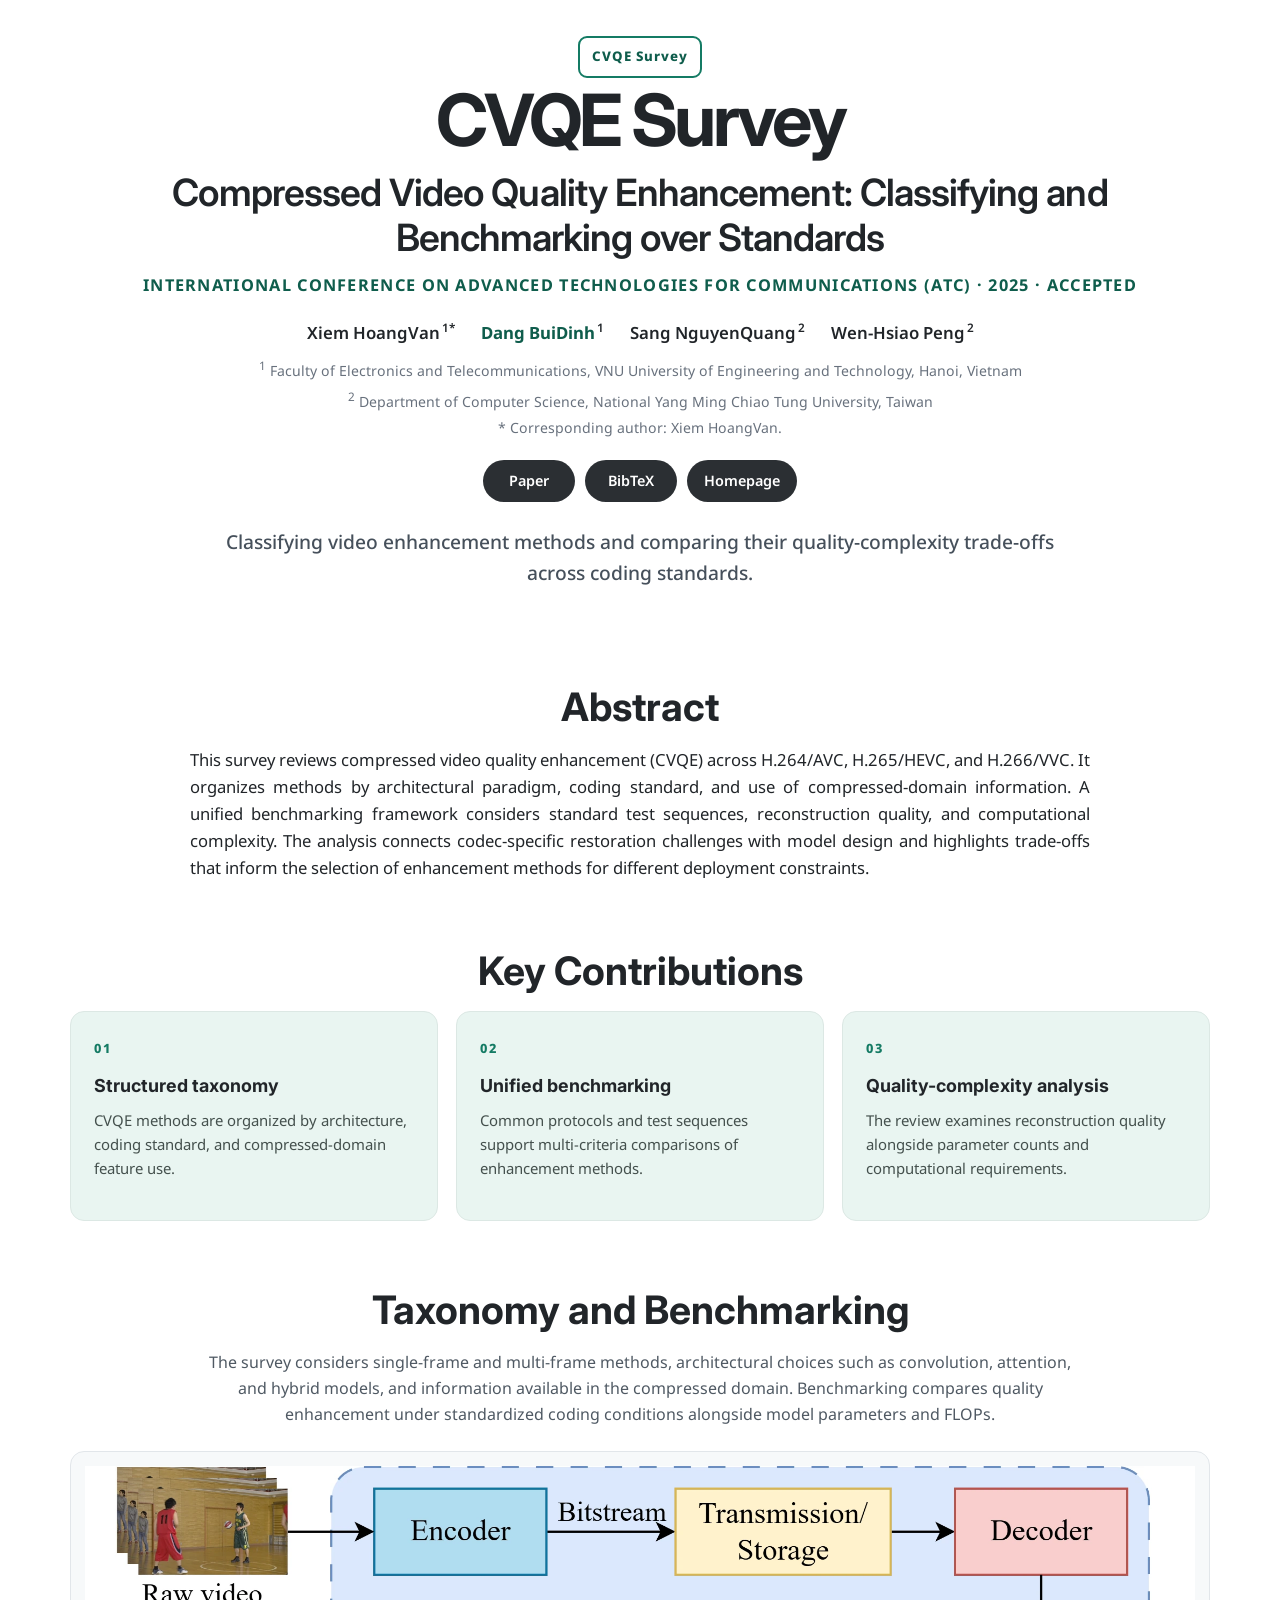
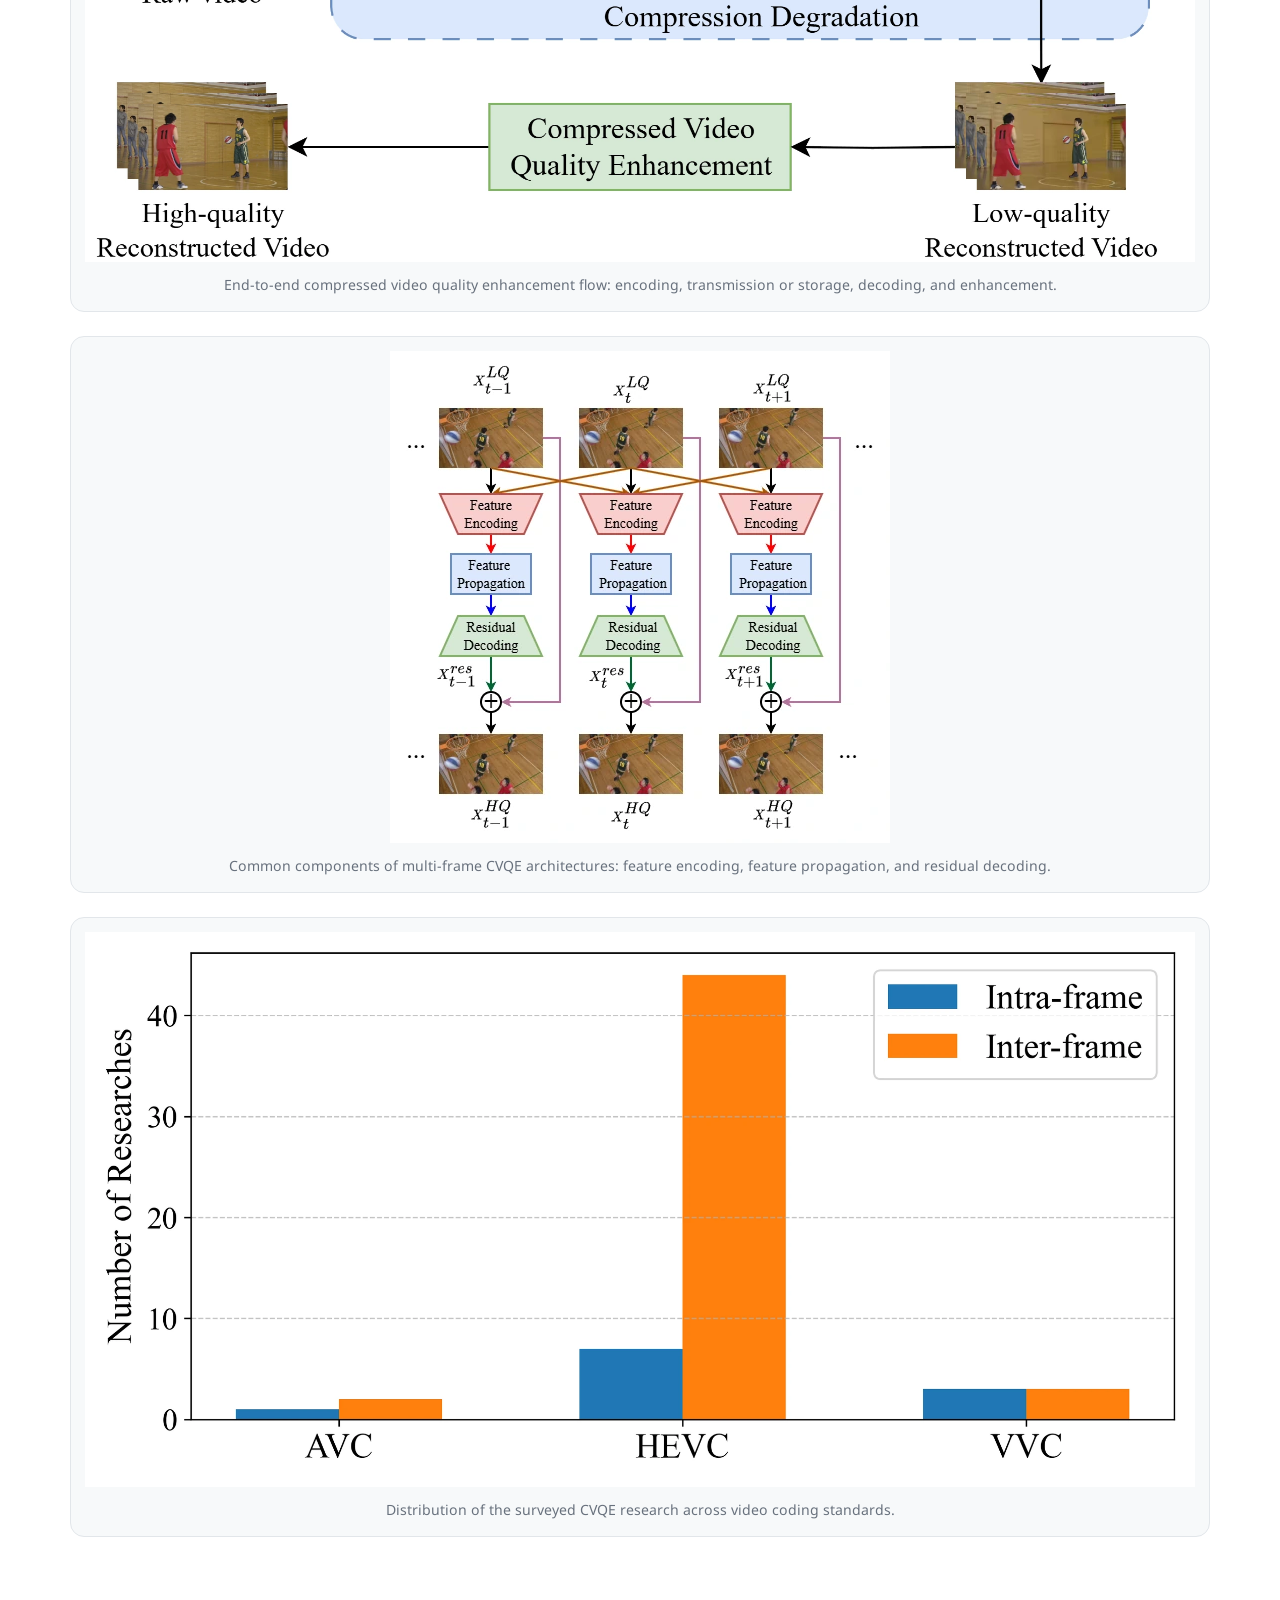
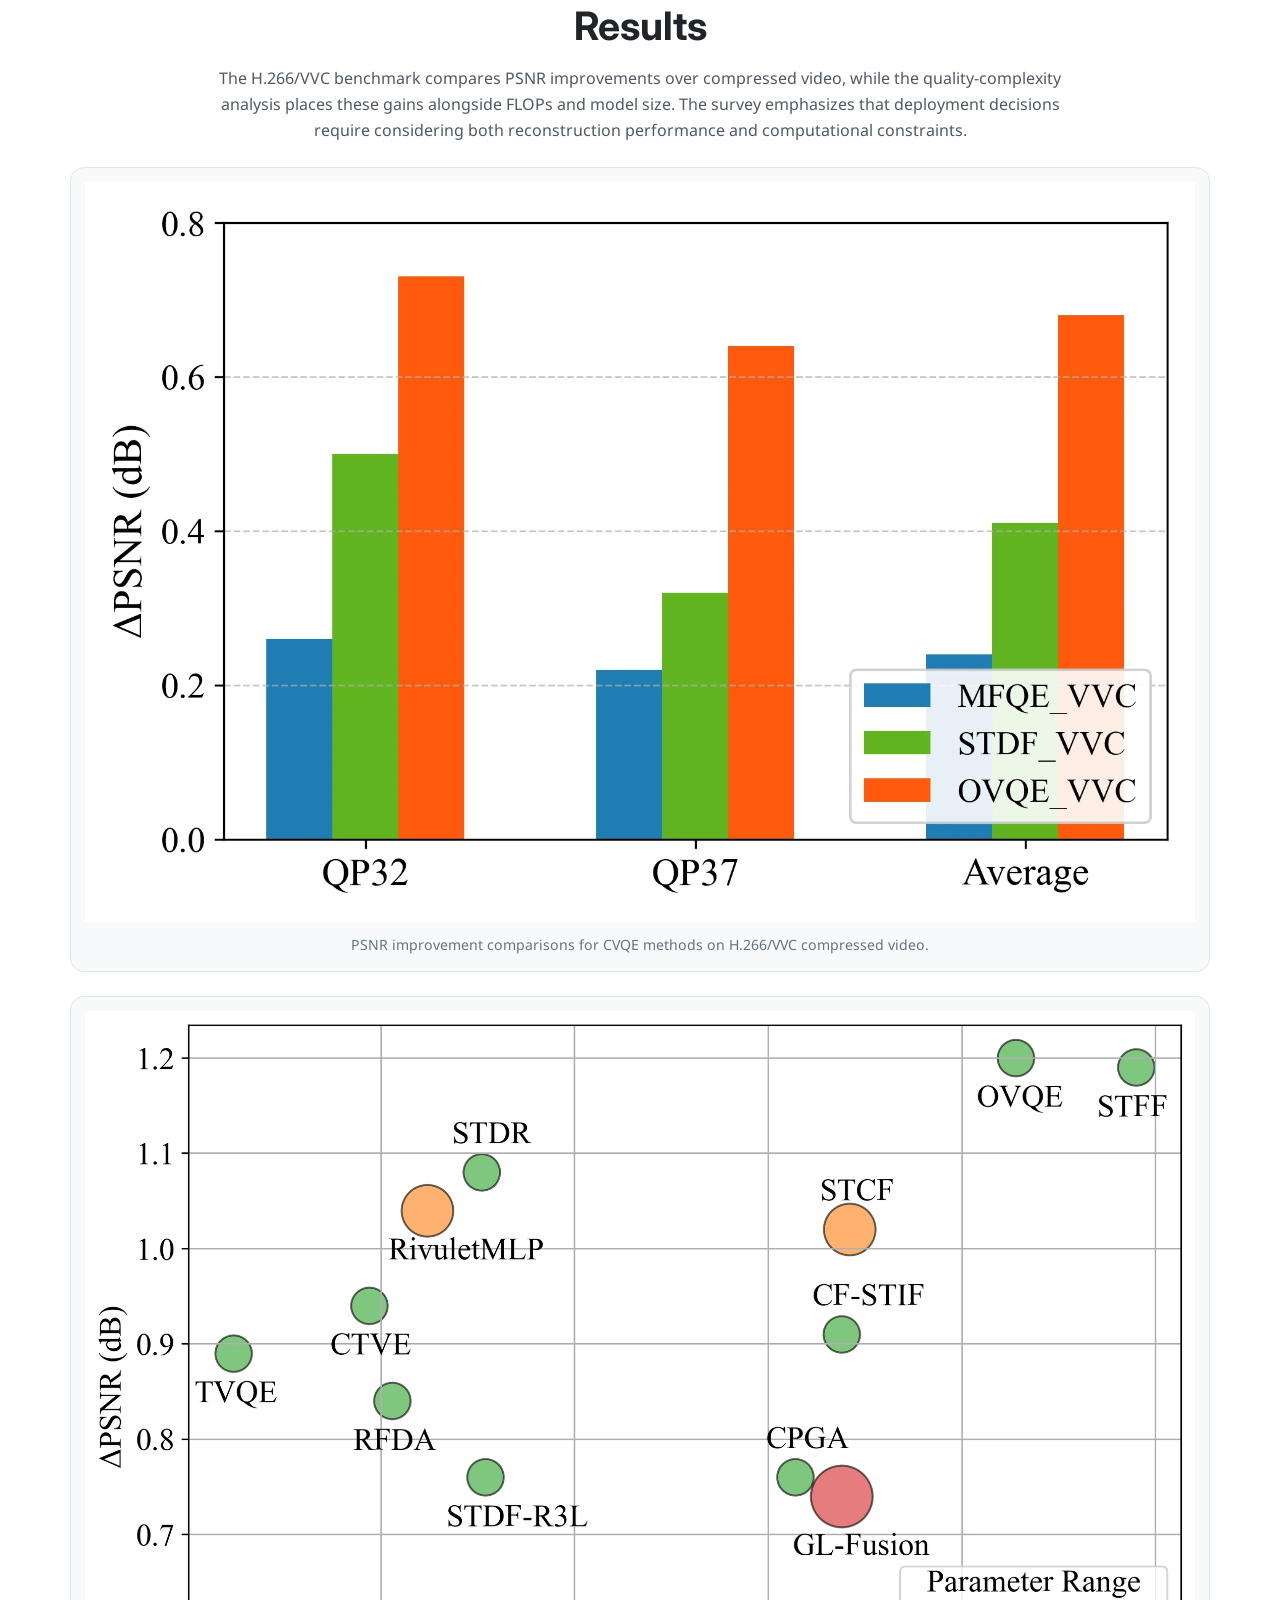
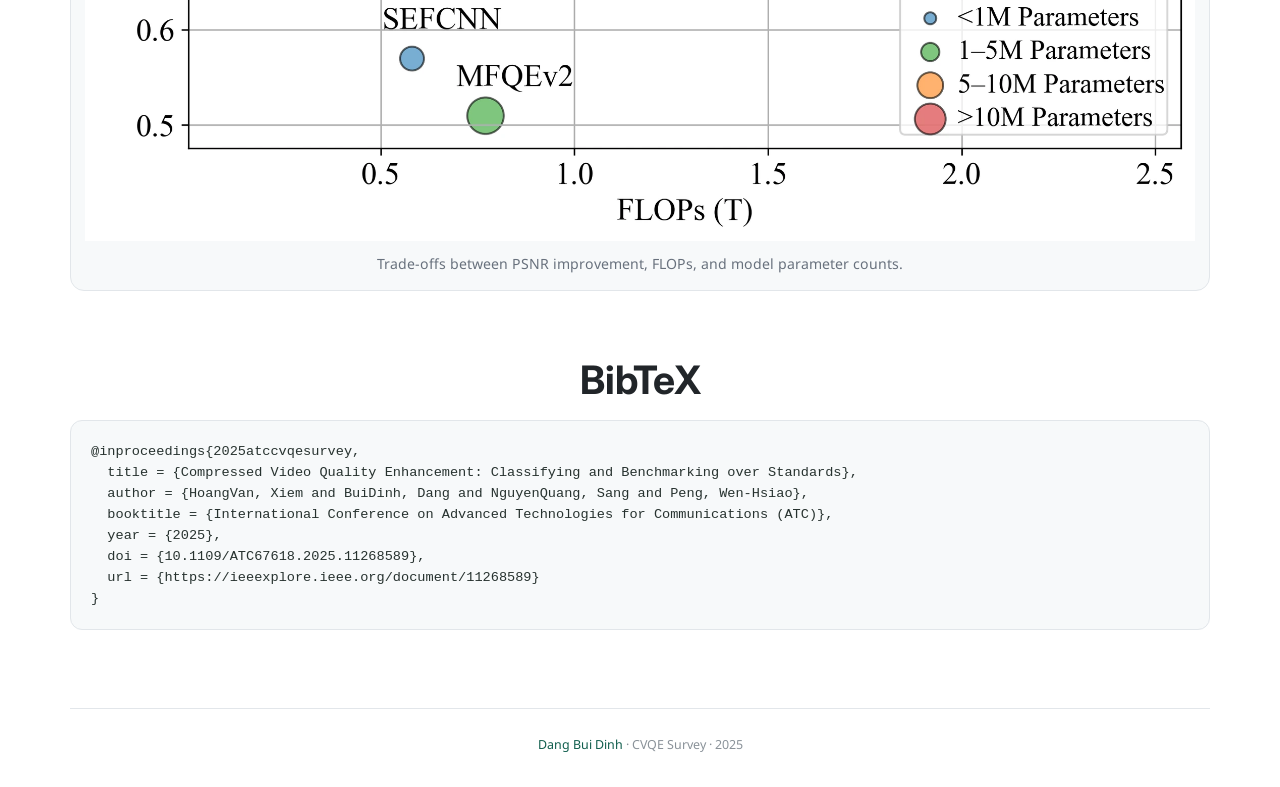
<file: research/2025_ATC_cvqe_survey/index.html>
<!DOCTYPE html>
<html lang="en">
<head>
  <meta charset="utf-8">
  <meta name="viewport" content="width=device-width, initial-scale=1">
  <meta name="description" content="Classifying video enhancement methods and comparing their quality-complexity trade-offs across coding standards.">
  <meta name="author" content="Xiem HoangVan, Dang BuiDinh, Sang NguyenQuang, Wen-Hsiao Peng">
  <meta name="theme-color" content="#ffffff">
  <meta property="og:type" content="website">
  <meta property="og:title" content="Compressed Video Quality Enhancement: Classifying and Benchmarking over Standards">
  <meta property="og:description" content="Classifying video enhancement methods and comparing their quality-complexity trade-offs across coding standards.">
  <meta property="og:url" content="https://dangdinh17.github.io/research/2025_ATC_cvqe_survey/">
  <meta property="og:image" content="https://dangdinh17.github.io/research/2025_ATC_cvqe_survey/images/flow_diagram.webp">
  <meta property="og:image:alt" content="End-to-end compressed video quality enhancement flow: encoding, transmission or storage, decoding, and enhancement.">
  <title>CVQE Survey | Project Page</title>
  <link rel="canonical" href="https://dangdinh17.github.io/research/2025_ATC_cvqe_survey/">
  <link rel="icon" href="../../assets/favicon.ico">
  <link rel="preconnect" href="https://fonts.googleapis.com">
  <link rel="preconnect" href="https://fonts.gstatic.com" crossorigin>
  <link href="https://fonts.googleapis.com/css2?family=Inter:wght@400;500;600;700&amp;family=Noto+Sans:wght@400;500;600;700&amp;display=swap" rel="stylesheet">
  <link rel="stylesheet" href="style.css?v=2">
</head>
<body>
  <a class="skip-link" href="#content">Skip to main content</a>
  <main id="content">
    <header class="project-hero">
      <div class="project-mark" aria-hidden="true">CVQE Survey</div>
      <h1>CVQE Survey</h1>
      <p class="subtitle">Compressed Video Quality Enhancement: Classifying and Benchmarking over Standards</p>
      <p class="venue">International Conference on Advanced Technologies for Communications (ATC) · 2025 · Accepted</p>
      <div class="authors" aria-label="Authors">
        <span>Xiem HoangVan<sup>1*</sup></span>
        <span><a href="../../"><strong>Dang BuiDinh</strong></a><sup>1</sup></span>
        <span>Sang NguyenQuang<sup>2</sup></span>
        <span>Wen-Hsiao Peng<sup>2</sup></span>
      </div>
      <div class="affiliations">
        <p><sup>1</sup> Faculty of Electronics and Telecommunications, VNU University of Engineering and Technology, Hanoi, Vietnam</p>
        <p><sup>2</sup> Department of Computer Science, National Yang Ming Chiao Tung University, Taiwan</p>
        <p>* Corresponding author: Xiem HoangVan.</p>
      </div>
      <nav class="project-links" aria-label="Project resources">
        <a href="https://ieeexplore.ieee.org/document/11268589">Paper</a>
        <a href="#bibtex">BibTeX</a>
        <a href="../../">Homepage</a>
      </nav>
      <p class="tagline">Classifying video enhancement methods and comparing their quality-complexity trade-offs across coding standards.</p>
    </header>
    <section class="content-section" aria-labelledby="abstract-title">
      <h2 id="abstract-title">Abstract</h2>
      <p>This survey reviews compressed video quality enhancement (CVQE) across H.264/AVC, H.265/HEVC, and H.266/VVC. It organizes methods by architectural paradigm, coding standard, and use of compressed-domain information. A unified benchmarking framework considers standard test sequences, reconstruction quality, and computational complexity. The analysis connects codec-specific restoration challenges with model design and highlights trade-offs that inform the selection of enhancement methods for different deployment constraints.</p>
    </section>
    <section class="content-section" aria-labelledby="contributions-title">
      <h2 id="contributions-title">Key Contributions</h2>
      <div class="contribution-grid">
        <article>
          <span>01</span>
          <h3>Structured taxonomy</h3>
          <p>CVQE methods are organized by architecture, coding standard, and compressed-domain feature use.</p>
        </article>
        <article>
          <span>02</span>
          <h3>Unified benchmarking</h3>
          <p>Common protocols and test sequences support multi-criteria comparisons of enhancement methods.</p>
        </article>
        <article>
          <span>03</span>
          <h3>Quality-complexity analysis</h3>
          <p>The review examines reconstruction quality alongside parameter counts and computational requirements.</p>
        </article>
      </div>
    </section>
    <section class="content-section" aria-labelledby="method-title">
      <h2 id="method-title">Taxonomy and Benchmarking</h2>
      <p class="section-intro">The survey considers single-frame and multi-frame methods, architectural choices such as convolution, attention, and hybrid models, and information available in the compressed domain. Benchmarking compares quality enhancement under standardized coding conditions alongside model parameters and FLOPs.</p>
      <figure class="wide-figure">
        <a href="images/flow_diagram.webp" aria-label="View full-size figure: End-to-end compressed video quality enhancement flow: encoding, transmission or storage, decoding, and enhancement.">
          <img src="images/flow_diagram.webp" alt="End-to-end compressed video quality enhancement flow: encoding, transmission or storage, decoding, and enhancement." width="2064" height="736" loading="lazy" decoding="async">
        </a>
        <figcaption>End-to-end compressed video quality enhancement flow: encoding, transmission or storage, decoding, and enhancement.</figcaption>
      </figure>
      <figure class="wide-figure">
        <a href="images/overall.webp" aria-label="View full-size figure: Common components of multi-frame CVQE architectures: feature encoding, feature propagation, and residual decoding.">
          <img src="images/overall.webp" alt="Common components of multi-frame CVQE architectures: feature encoding, feature propagation, and residual decoding." width="500" height="492" loading="lazy" decoding="async">
        </a>
        <figcaption>Common components of multi-frame CVQE architectures: feature encoding, feature propagation, and residual decoding.</figcaption>
      </figure>
      <figure class="wide-figure">
        <a href="images/survey_over_codec.webp" aria-label="View full-size figure: Distribution of the surveyed CVQE research across video coding standards.">
          <img src="images/survey_over_codec.webp" alt="Distribution of the surveyed CVQE research across video coding standards." width="2200" height="1100" loading="lazy" decoding="async">
        </a>
        <figcaption>Distribution of the surveyed CVQE research across video coding standards.</figcaption>
      </figure>
    </section>
    <section class="content-section" aria-labelledby="results-title">
      <h2 id="results-title">Results</h2>
      <p class="section-intro">The H.266/VVC benchmark compares PSNR improvements over compressed video, while the quality-complexity analysis places these gains alongside FLOPs and model size. The survey emphasizes that deployment decisions require considering both reconstruction performance and computational constraints.</p>
      <figure class="wide-figure">
        <a href="images/vvc_results.webp" aria-label="View full-size figure: PSNR improvement comparisons for CVQE methods on H.266/VVC compressed video.">
          <img src="images/vvc_results.webp" alt="PSNR improvement comparisons for CVQE methods on H.266/VVC compressed video." width="1800" height="1200" loading="lazy" decoding="async">
        </a>
        <figcaption>PSNR improvement comparisons for CVQE methods on H.266/VVC compressed video.</figcaption>
      </figure>
      <figure class="wide-figure">
        <a href="images/psnr_params_flops.webp" aria-label="View full-size figure: Trade-offs between PSNR improvement, FLOPs, and model parameter counts.">
          <img src="images/psnr_params_flops.webp" alt="Trade-offs between PSNR improvement, FLOPs, and model parameter counts." width="2200" height="1644" loading="lazy" decoding="async">
        </a>
        <figcaption>Trade-offs between PSNR improvement, FLOPs, and model parameter counts.</figcaption>
      </figure>
    </section>
    <section id="bibtex" class="content-section" aria-labelledby="bibtex-title">
      <h2 id="bibtex-title">BibTeX</h2>
      <pre><code>@inproceedings{2025atccvqesurvey,
  title = {Compressed Video Quality Enhancement: Classifying and Benchmarking over Standards},
  author = {HoangVan, Xiem and BuiDinh, Dang and NguyenQuang, Sang and Peng, Wen-Hsiao},
  booktitle = {International Conference on Advanced Technologies for Communications (ATC)},
  year = {2025},
  doi = {10.1109/ATC67618.2025.11268589},
  url = {https://ieeexplore.ieee.org/document/11268589}
}</code></pre>
    </section>
  </main>
  <footer>
    <p><a href="../../">Dang Bui Dinh</a> · CVQE Survey · 2025</p>
  </footer>
</body>
</html>
</file>
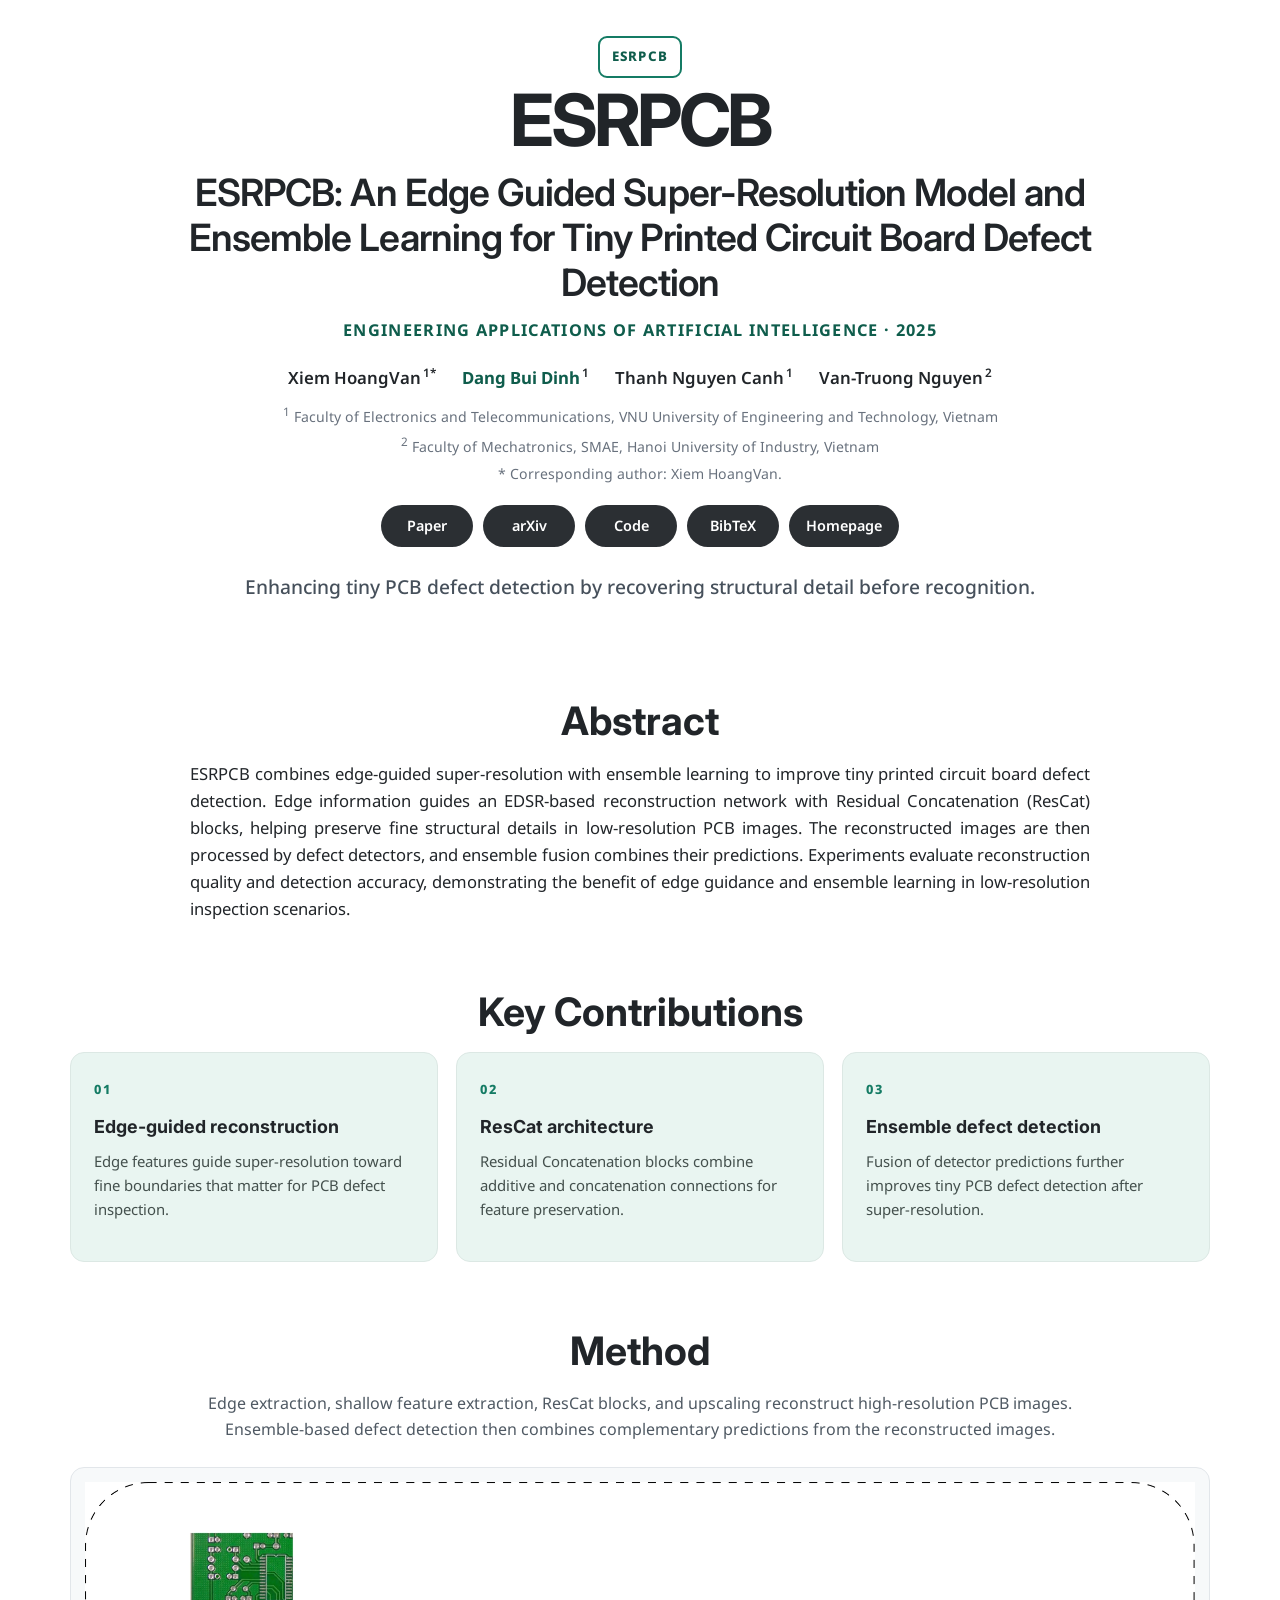
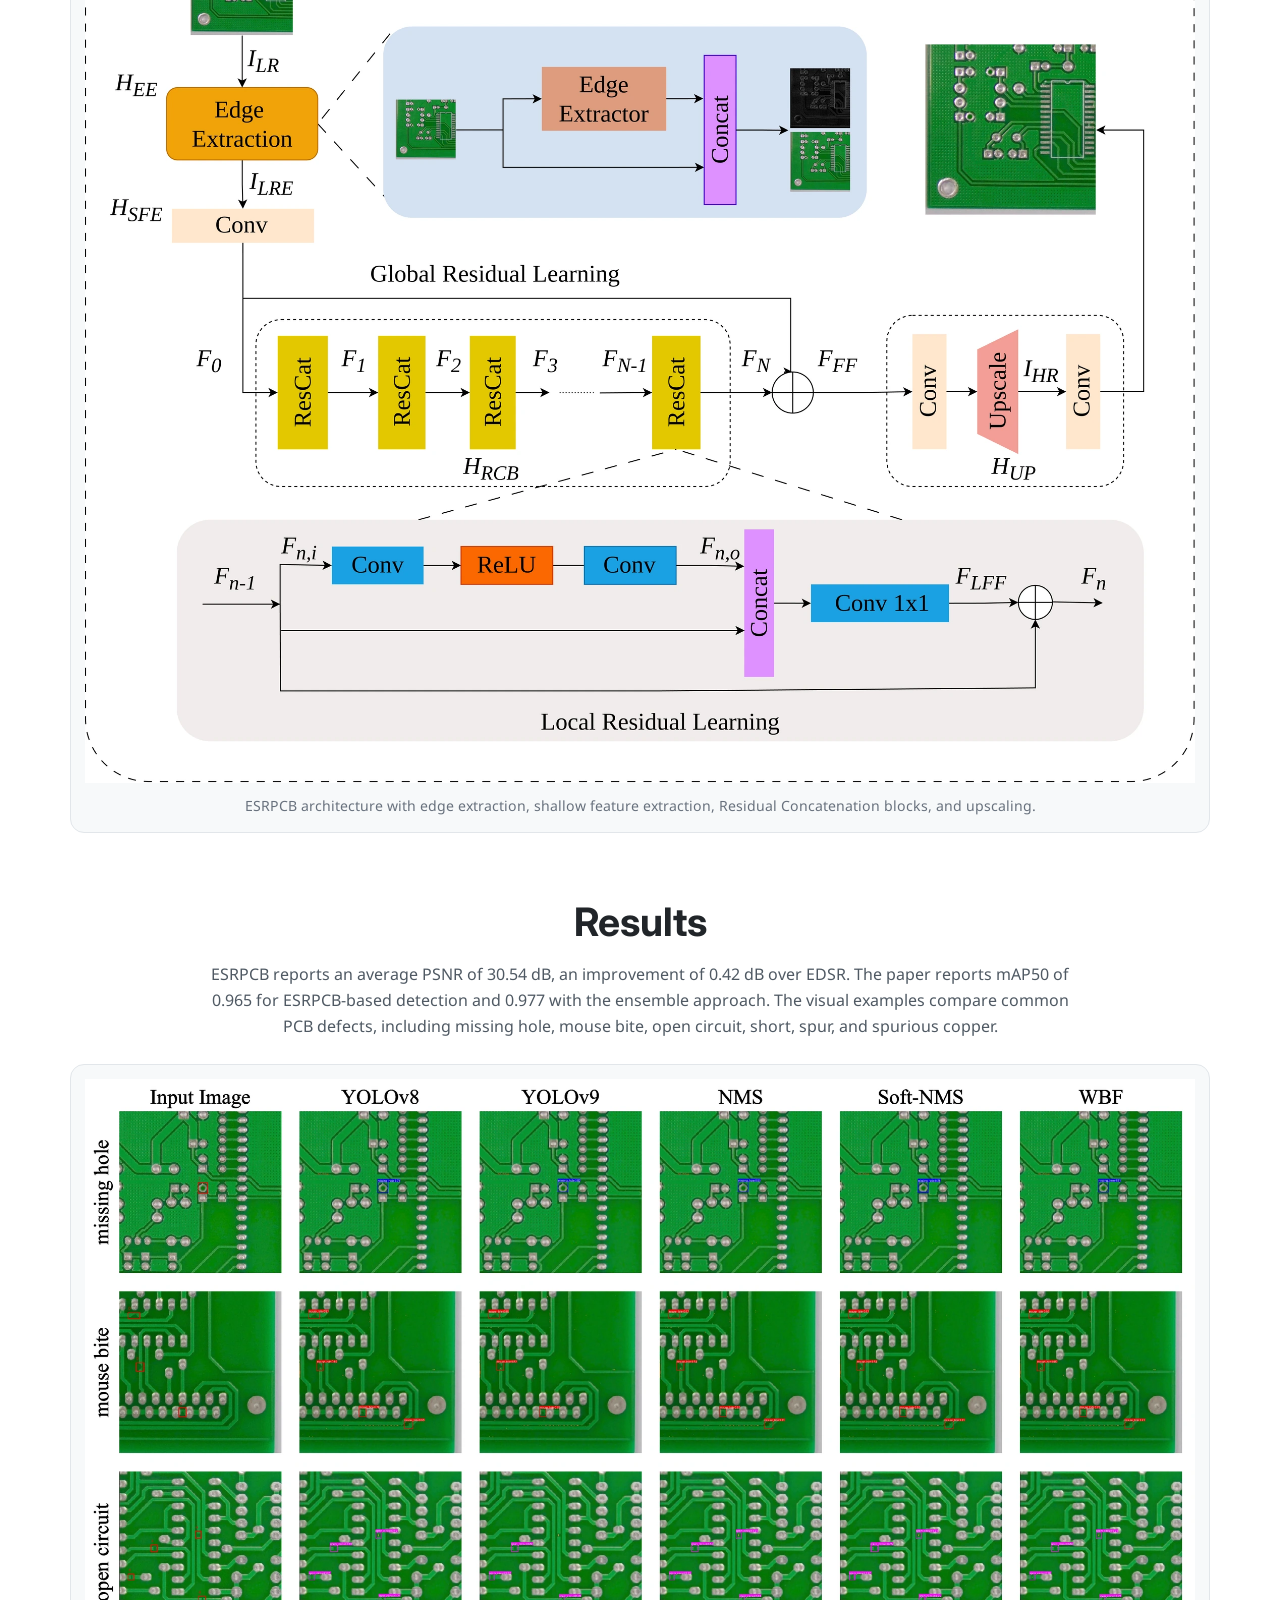
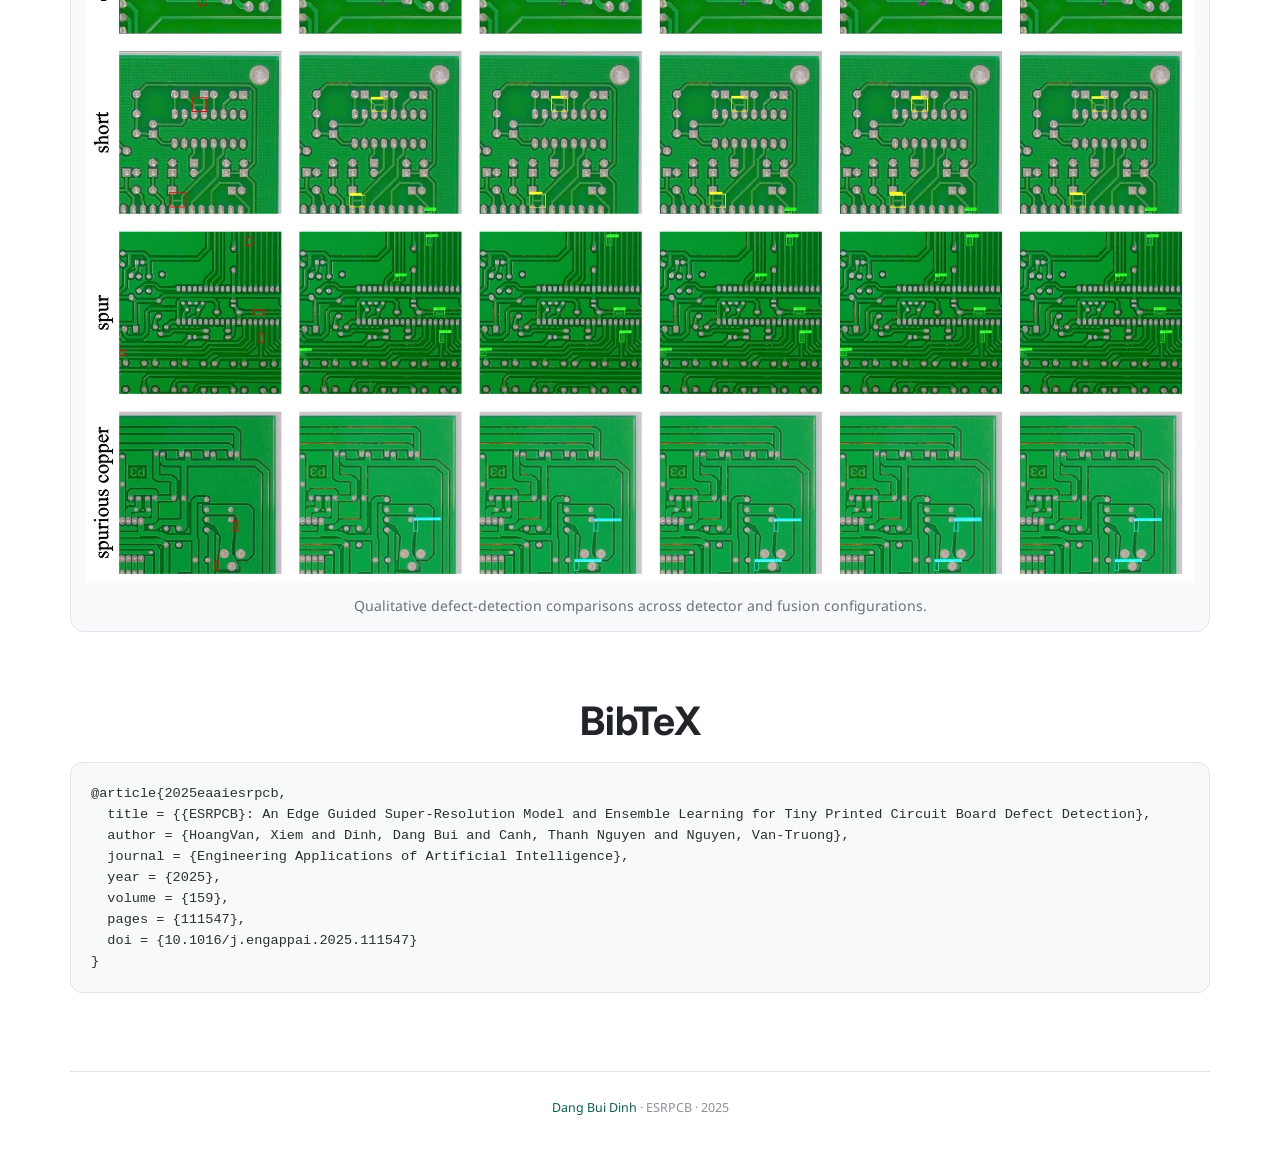
<file: research/2025_EAAI_esrpcb/index.html>
<!DOCTYPE html>
<html lang="en">
<head>
  <meta charset="utf-8">
  <meta name="viewport" content="width=device-width, initial-scale=1">
  <meta name="description" content="Enhancing tiny PCB defect detection by recovering structural detail before recognition.">
  <meta name="author" content="Xiem HoangVan, Dang Bui Dinh, Thanh Nguyen Canh, Van-Truong Nguyen">
  <meta name="theme-color" content="#ffffff">
  <meta property="og:type" content="website">
  <meta property="og:title" content="ESRPCB: An Edge Guided Super-Resolution Model and Ensemble Learning for Tiny Printed Circuit Board Defect Detection">
  <meta property="og:description" content="Enhancing tiny PCB defect detection by recovering structural detail before recognition.">
  <meta property="og:url" content="https://dangdinh17.github.io/research/2025_EAAI_esrpcb/">
  <meta property="og:image" content="https://dangdinh17.github.io/research/2025_EAAI_esrpcb/images/esrpcb_model.webp">
  <meta property="og:image:alt" content="ESRPCB architecture with edge extraction, shallow feature extraction, Residual Concatenation blocks, and upscaling.">
  <title>ESRPCB | Project Page</title>
  <link rel="canonical" href="https://dangdinh17.github.io/research/2025_EAAI_esrpcb/">
  <link rel="icon" href="../../assets/favicon.ico">
  <link rel="preconnect" href="https://fonts.googleapis.com">
  <link rel="preconnect" href="https://fonts.gstatic.com" crossorigin>
  <link href="https://fonts.googleapis.com/css2?family=Inter:wght@400;500;600;700&amp;family=Noto+Sans:wght@400;500;600;700&amp;display=swap" rel="stylesheet">
  <link rel="stylesheet" href="style.css?v=2">
</head>
<body>
  <a class="skip-link" href="#content">Skip to main content</a>
  <main id="content">
    <header class="project-hero">
      <div class="project-mark" aria-hidden="true">ESRPCB</div>
      <h1>ESRPCB</h1>
      <p class="subtitle">ESRPCB: An Edge Guided Super-Resolution Model and Ensemble Learning for Tiny Printed Circuit Board Defect Detection</p>
      <p class="venue">Engineering Applications of Artificial Intelligence · 2025</p>
      <div class="authors" aria-label="Authors">
        <span>Xiem HoangVan<sup>1*</sup></span>
        <span><a href="../../"><strong>Dang Bui Dinh</strong></a><sup>1</sup></span>
        <span>Thanh Nguyen Canh<sup>1</sup></span>
        <span>Van-Truong Nguyen<sup>2</sup></span>
      </div>
      <div class="affiliations">
        <p><sup>1</sup> Faculty of Electronics and Telecommunications, VNU University of Engineering and Technology, Vietnam</p>
        <p><sup>2</sup> Faculty of Mechatronics, SMAE, Hanoi University of Industry, Vietnam</p>
        <p>* Corresponding author: Xiem HoangVan.</p>
      </div>
      <nav class="project-links" aria-label="Project resources">
        <a href="https://doi.org/10.1016/j.engappai.2025.111547">Paper</a>
        <a href="https://arxiv.org/abs/2506.13476">arXiv</a>
        <a href="https://github.com/dangdinh17/ESRPCB">Code</a>
        <a href="#bibtex">BibTeX</a>
        <a href="../../">Homepage</a>
      </nav>
      <p class="tagline">Enhancing tiny PCB defect detection by recovering structural detail before recognition.</p>
    </header>
    <section class="content-section" aria-labelledby="abstract-title">
      <h2 id="abstract-title">Abstract</h2>
      <p>ESRPCB combines edge-guided super-resolution with ensemble learning to improve tiny printed circuit board defect detection. Edge information guides an EDSR-based reconstruction network with Residual Concatenation (ResCat) blocks, helping preserve fine structural details in low-resolution PCB images. The reconstructed images are then processed by defect detectors, and ensemble fusion combines their predictions. Experiments evaluate reconstruction quality and detection accuracy, demonstrating the benefit of edge guidance and ensemble learning in low-resolution inspection scenarios.</p>
    </section>
    <section class="content-section" aria-labelledby="contributions-title">
      <h2 id="contributions-title">Key Contributions</h2>
      <div class="contribution-grid">
        <article>
          <span>01</span>
          <h3>Edge-guided reconstruction</h3>
          <p>Edge features guide super-resolution toward fine boundaries that matter for PCB defect inspection.</p>
        </article>
        <article>
          <span>02</span>
          <h3>ResCat architecture</h3>
          <p>Residual Concatenation blocks combine additive and concatenation connections for feature preservation.</p>
        </article>
        <article>
          <span>03</span>
          <h3>Ensemble defect detection</h3>
          <p>Fusion of detector predictions further improves tiny PCB defect detection after super-resolution.</p>
        </article>
      </div>
    </section>
    <section class="content-section" aria-labelledby="method-title">
      <h2 id="method-title">Method</h2>
      <p class="section-intro">Edge extraction, shallow feature extraction, ResCat blocks, and upscaling reconstruct high-resolution PCB images. Ensemble-based defect detection then combines complementary predictions from the reconstructed images.</p>
      <figure class="wide-figure">
        <a href="images/esrpcb_model.webp" aria-label="View full-size figure: ESRPCB architecture with edge extraction, shallow feature extraction, Residual Concatenation blocks, and upscaling.">
          <img src="images/esrpcb_model.webp" alt="ESRPCB architecture with edge extraction, shallow feature extraction, Residual Concatenation blocks, and upscaling." width="2200" height="1787" loading="lazy" decoding="async">
        </a>
        <figcaption>ESRPCB architecture with edge extraction, shallow feature extraction, Residual Concatenation blocks, and upscaling.</figcaption>
      </figure>
    </section>
    <section class="content-section" aria-labelledby="results-title">
      <h2 id="results-title">Results</h2>
      <p class="section-intro">ESRPCB reports an average PSNR of 30.54 dB, an improvement of 0.42 dB over EDSR. The paper reports mAP50 of 0.965 for ESRPCB-based detection and 0.977 with the ensemble approach. The visual examples compare common PCB defects, including missing hole, mouse bite, open circuit, short, spur, and spurious copper.</p>
      <figure class="wide-figure">
        <a href="images/dfresults.webp" aria-label="View full-size figure: Qualitative defect-detection comparisons across detector and fusion configurations.">
          <img src="images/dfresults.webp" alt="Qualitative defect-detection comparisons across detector and fusion configurations." width="2200" height="2188" loading="lazy" decoding="async">
        </a>
        <figcaption>Qualitative defect-detection comparisons across detector and fusion configurations.</figcaption>
      </figure>
    </section>
    <section id="bibtex" class="content-section" aria-labelledby="bibtex-title">
      <h2 id="bibtex-title">BibTeX</h2>
      <pre><code>@article{2025eaaiesrpcb,
  title = {{ESRPCB}: An Edge Guided Super-Resolution Model and Ensemble Learning for Tiny Printed Circuit Board Defect Detection},
  author = {HoangVan, Xiem and Dinh, Dang Bui and Canh, Thanh Nguyen and Nguyen, Van-Truong},
  journal = {Engineering Applications of Artificial Intelligence},
  year = {2025},
  volume = {159},
  pages = {111547},
  doi = {10.1016/j.engappai.2025.111547}
}</code></pre>
    </section>
  </main>
  <footer>
    <p><a href="../../">Dang Bui Dinh</a> · ESRPCB · 2025</p>
  </footer>
</body>
</html>
</file>
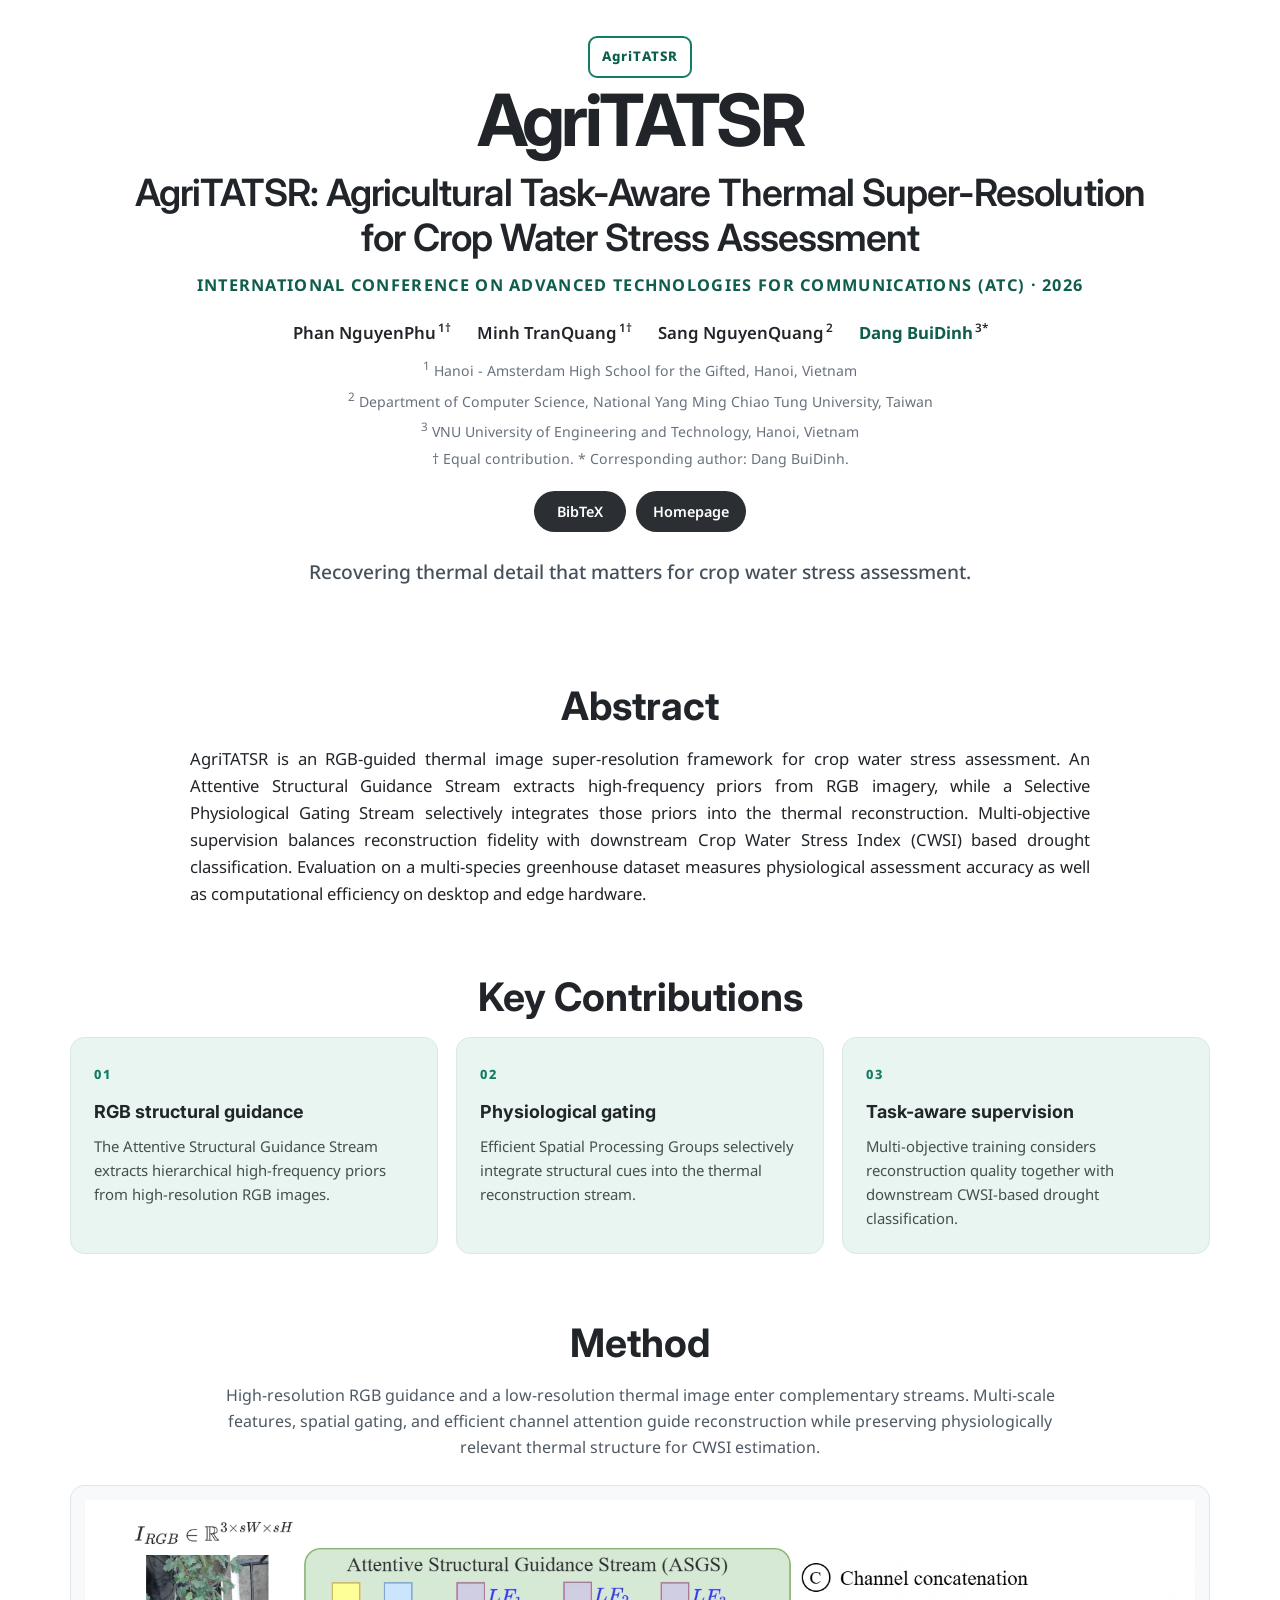
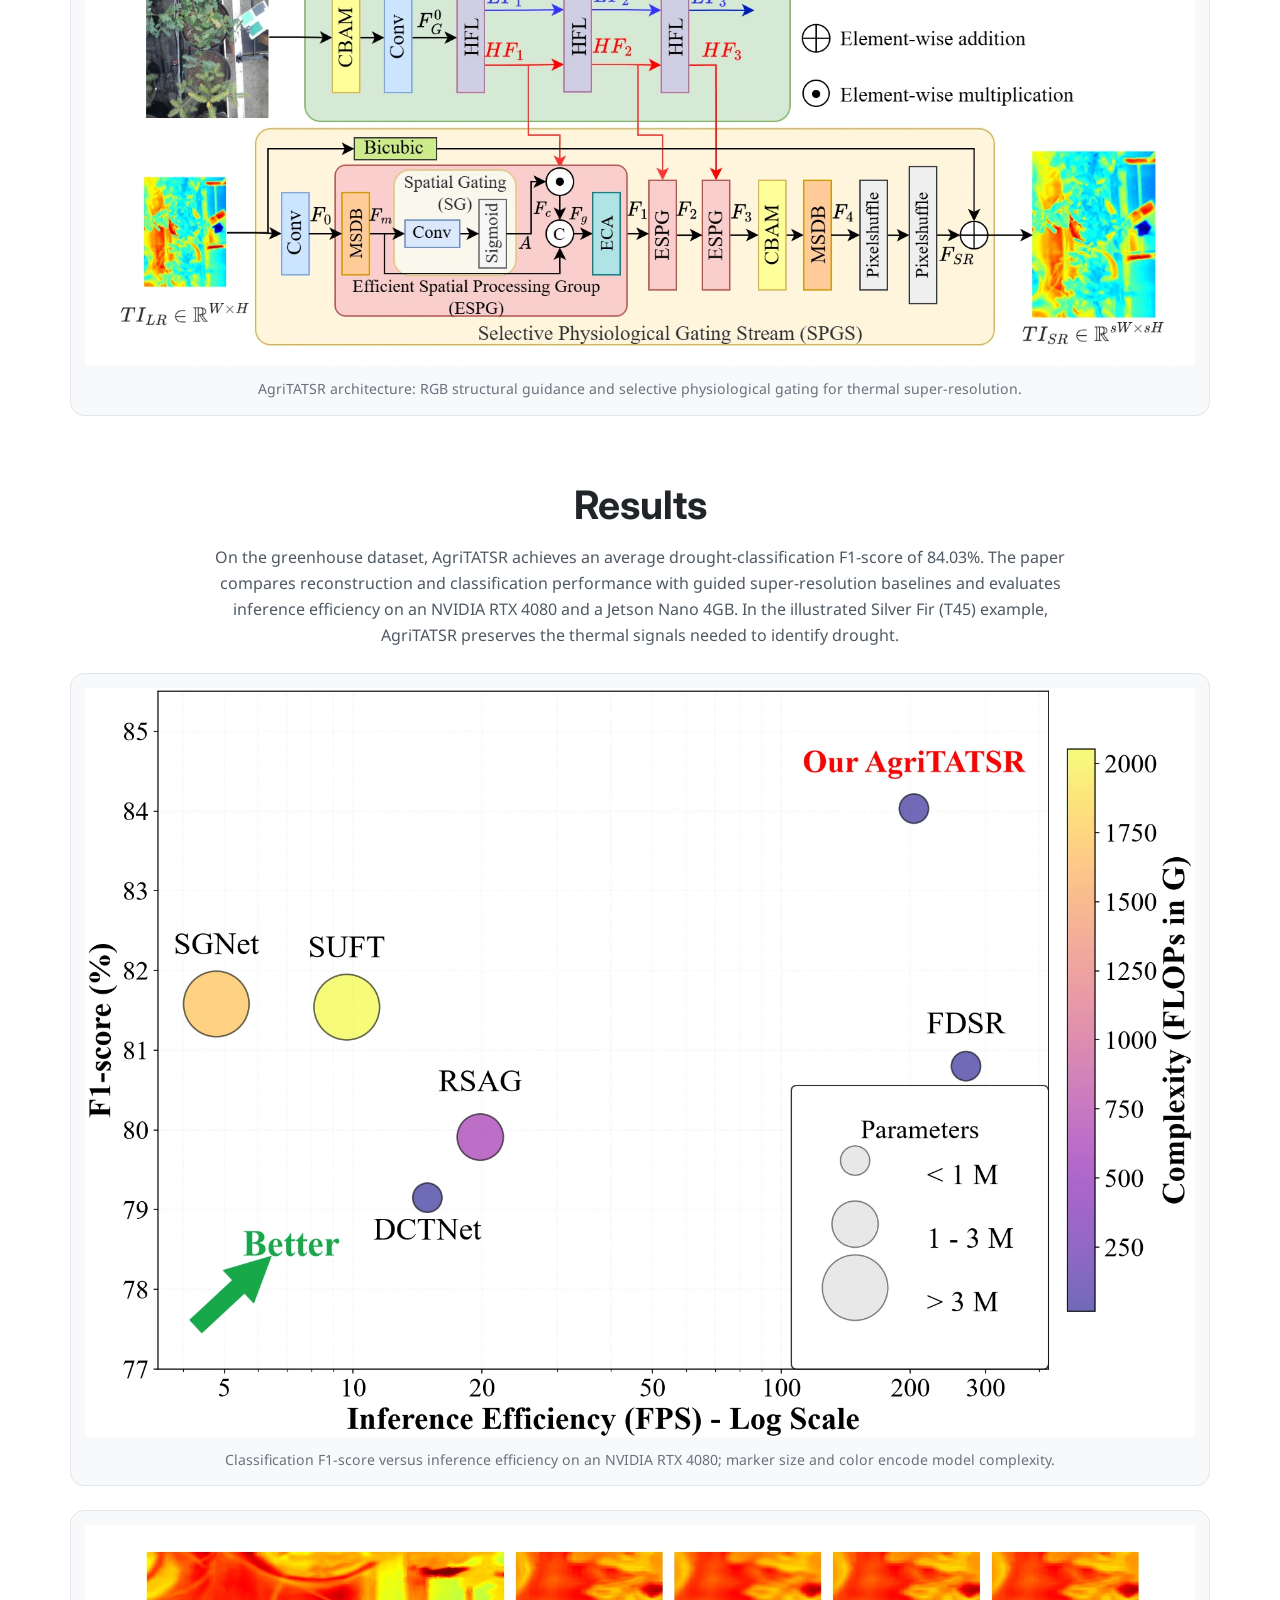
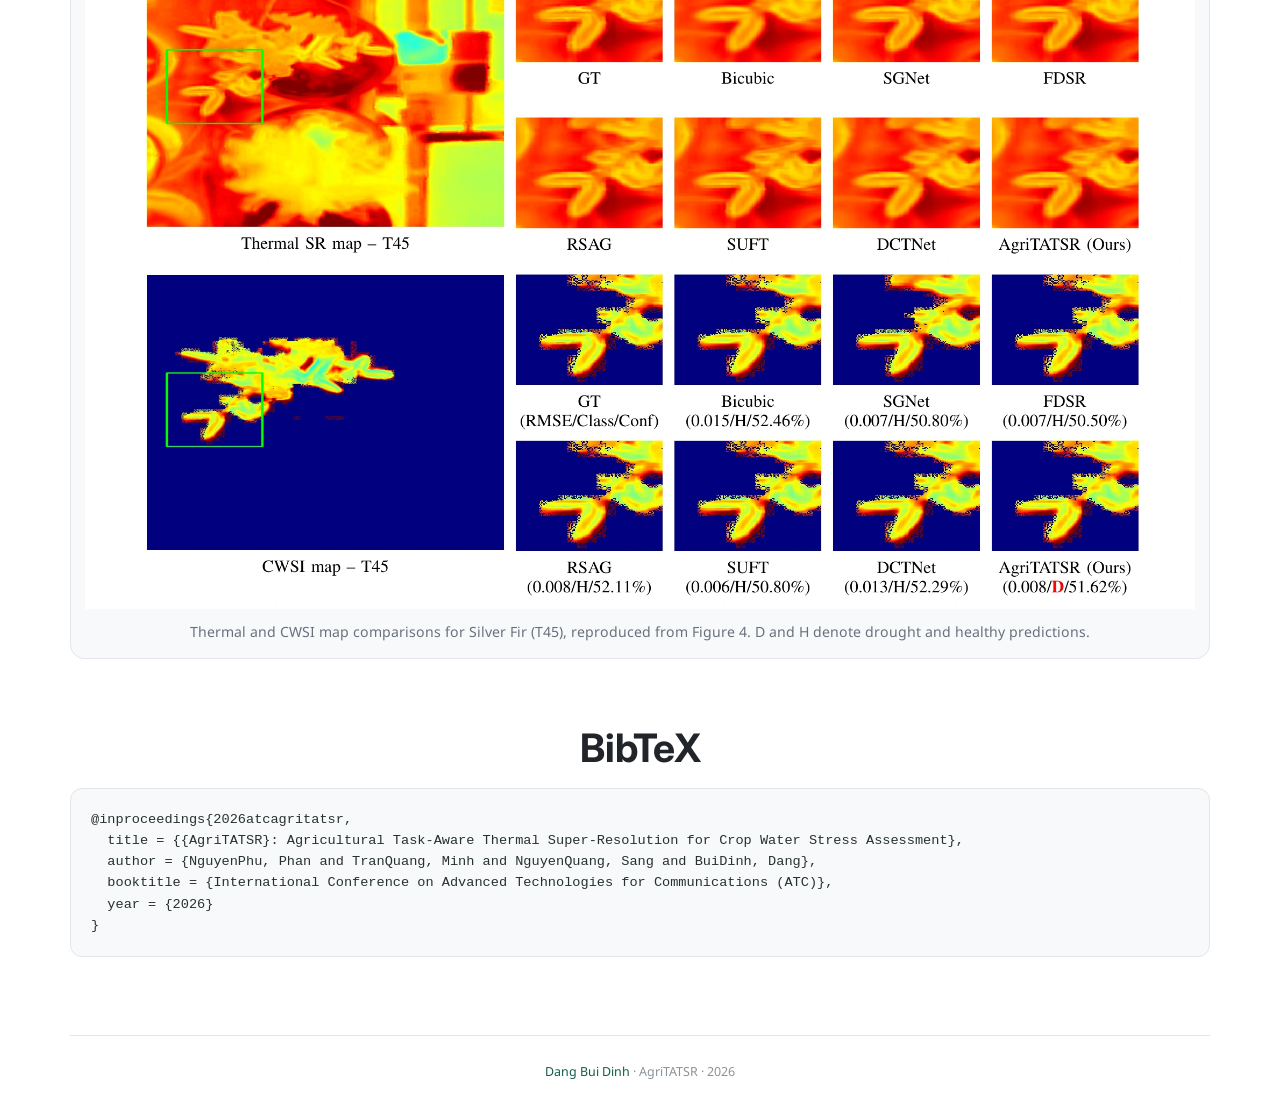
<file: research/2026_ATC_agritatsr/index.html>
<!DOCTYPE html>
<html lang="en">
<head>
  <meta charset="utf-8">
  <meta name="viewport" content="width=device-width, initial-scale=1">
  <meta name="description" content="Recovering thermal detail that matters for crop water stress assessment.">
  <meta name="author" content="Phan NguyenPhu, Minh TranQuang, Sang NguyenQuang, Dang BuiDinh">
  <meta name="theme-color" content="#ffffff">
  <meta property="og:type" content="website">
  <meta property="og:title" content="AgriTATSR: Agricultural Task-Aware Thermal Super-Resolution for Crop Water Stress Assessment">
  <meta property="og:description" content="Recovering thermal detail that matters for crop water stress assessment.">
  <meta property="og:url" content="https://dangdinh17.github.io/research/2026_ATC_agritatsr/">
  <meta property="og:image" content="https://dangdinh17.github.io/research/2026_ATC_agritatsr/images/proposed_model.webp">
  <meta property="og:image:alt" content="AgriTATSR architecture: RGB structural guidance and selective physiological gating for thermal super-resolution.">
  <title>AgriTATSR | Project Page</title>
  <link rel="canonical" href="https://dangdinh17.github.io/research/2026_ATC_agritatsr/">
  <link rel="icon" href="../../assets/favicon.ico">
  <link rel="preconnect" href="https://fonts.googleapis.com">
  <link rel="preconnect" href="https://fonts.gstatic.com" crossorigin>
  <link href="https://fonts.googleapis.com/css2?family=Inter:wght@400;500;600;700&amp;family=Noto+Sans:wght@400;500;600;700&amp;display=swap" rel="stylesheet">
  <link rel="stylesheet" href="style.css?v=2">
</head>
<body>
  <a class="skip-link" href="#content">Skip to main content</a>
  <main id="content">
    <header class="project-hero">
      <div class="project-mark" aria-hidden="true">AgriTATSR</div>
      <h1>AgriTATSR</h1>
      <p class="subtitle">AgriTATSR: Agricultural Task-Aware Thermal Super-Resolution for Crop Water Stress Assessment</p>
      <p class="venue">International Conference on Advanced Technologies for Communications (ATC) · 2026</p>
      <div class="authors" aria-label="Authors">
        <span>Phan NguyenPhu<sup>1†</sup></span>
        <span>Minh TranQuang<sup>1†</sup></span>
        <span>Sang NguyenQuang<sup>2</sup></span>
        <span><a href="../../"><strong>Dang BuiDinh</strong></a><sup>3*</sup></span>
      </div>
      <div class="affiliations">
        <p><sup>1</sup> Hanoi - Amsterdam High School for the Gifted, Hanoi, Vietnam</p>
        <p><sup>2</sup> Department of Computer Science, National Yang Ming Chiao Tung University, Taiwan</p>
        <p><sup>3</sup> VNU University of Engineering and Technology, Hanoi, Vietnam</p>
        <p>† Equal contribution. * Corresponding author: Dang BuiDinh.</p>
      </div>
      <nav class="project-links" aria-label="Project resources">
        <a href="#bibtex">BibTeX</a>
        <a href="../../">Homepage</a>
      </nav>
      <p class="tagline">Recovering thermal detail that matters for crop water stress assessment.</p>
    </header>
    <section class="content-section" aria-labelledby="abstract-title">
      <h2 id="abstract-title">Abstract</h2>
      <p>AgriTATSR is an RGB-guided thermal image super-resolution framework for crop water stress assessment. An Attentive Structural Guidance Stream extracts high-frequency priors from RGB imagery, while a Selective Physiological Gating Stream selectively integrates those priors into the thermal reconstruction. Multi-objective supervision balances reconstruction fidelity with downstream Crop Water Stress Index (CWSI) based drought classification. Evaluation on a multi-species greenhouse dataset measures physiological assessment accuracy as well as computational efficiency on desktop and edge hardware.</p>
    </section>
    <section class="content-section" aria-labelledby="contributions-title">
      <h2 id="contributions-title">Key Contributions</h2>
      <div class="contribution-grid">
        <article>
          <span>01</span>
          <h3>RGB structural guidance</h3>
          <p>The Attentive Structural Guidance Stream extracts hierarchical high-frequency priors from high-resolution RGB images.</p>
        </article>
        <article>
          <span>02</span>
          <h3>Physiological gating</h3>
          <p>Efficient Spatial Processing Groups selectively integrate structural cues into the thermal reconstruction stream.</p>
        </article>
        <article>
          <span>03</span>
          <h3>Task-aware supervision</h3>
          <p>Multi-objective training considers reconstruction quality together with downstream CWSI-based drought classification.</p>
        </article>
      </div>
    </section>
    <section class="content-section" aria-labelledby="method-title">
      <h2 id="method-title">Method</h2>
      <p class="section-intro">High-resolution RGB guidance and a low-resolution thermal image enter complementary streams. Multi-scale features, spatial gating, and efficient channel attention guide reconstruction while preserving physiologically relevant thermal structure for CWSI estimation.</p>
      <figure class="wide-figure">
        <a href="images/proposed_model.webp" aria-label="View full-size figure: AgriTATSR architecture: RGB structural guidance and selective physiological gating for thermal super-resolution.">
          <img src="images/proposed_model.webp" alt="AgriTATSR architecture: RGB structural guidance and selective physiological gating for thermal super-resolution." width="1620" height="680" loading="lazy" decoding="async">
        </a>
        <figcaption>AgriTATSR architecture: RGB structural guidance and selective physiological gating for thermal super-resolution.</figcaption>
      </figure>
    </section>
    <section class="content-section" aria-labelledby="results-title">
      <h2 id="results-title">Results</h2>
      <p class="section-intro">On the greenhouse dataset, AgriTATSR achieves an average drought-classification F1-score of 84.03%. The paper compares reconstruction and classification performance with guided super-resolution baselines and evaluates inference efficiency on an NVIDIA RTX 4080 and a Jetson Nano 4GB. In the illustrated Silver Fir (T45) example, AgriTATSR preserves the thermal signals needed to identify drought.</p>
      <figure class="wide-figure">
        <a href="images/figure_1.webp" aria-label="View full-size figure: Classification F1-score versus inference efficiency on an NVIDIA RTX 4080; marker size and color encode model complexity.">
          <img src="images/figure_1.webp" alt="Classification F1-score versus inference efficiency on an NVIDIA RTX 4080; marker size and color encode model complexity." width="1765" height="1191" loading="lazy" decoding="async">
        </a>
        <figcaption>Classification F1-score versus inference efficiency on an NVIDIA RTX 4080; marker size and color encode model complexity.</figcaption>
      </figure>
      <figure class="wide-figure">
        <a href="images/thermal-cwsi-comparison.webp" aria-label="View full-size figure: Thermal and CWSI map comparisons for Silver Fir (T45), reproduced from Figure 4. D and H denote drought and healthy predictions.">
          <img src="images/thermal-cwsi-comparison.webp" alt="Thermal and CWSI map comparisons for Silver Fir (T45), reproduced from Figure 4. D and H denote drought and healthy predictions." width="2064" height="1272" loading="lazy" decoding="async">
        </a>
        <figcaption>Thermal and CWSI map comparisons for Silver Fir (T45), reproduced from Figure 4. D and H denote drought and healthy predictions.</figcaption>
      </figure>
    </section>
    <section id="bibtex" class="content-section" aria-labelledby="bibtex-title">
      <h2 id="bibtex-title">BibTeX</h2>
      <pre><code>@inproceedings{2026atcagritatsr,
  title = {{AgriTATSR}: Agricultural Task-Aware Thermal Super-Resolution for Crop Water Stress Assessment},
  author = {NguyenPhu, Phan and TranQuang, Minh and NguyenQuang, Sang and BuiDinh, Dang},
  booktitle = {International Conference on Advanced Technologies for Communications (ATC)},
  year = {2026}
}</code></pre>
    </section>
  </main>
  <footer>
    <p><a href="../../">Dang Bui Dinh</a> · AgriTATSR · 2026</p>
  </footer>
</body>
</html>
</file>
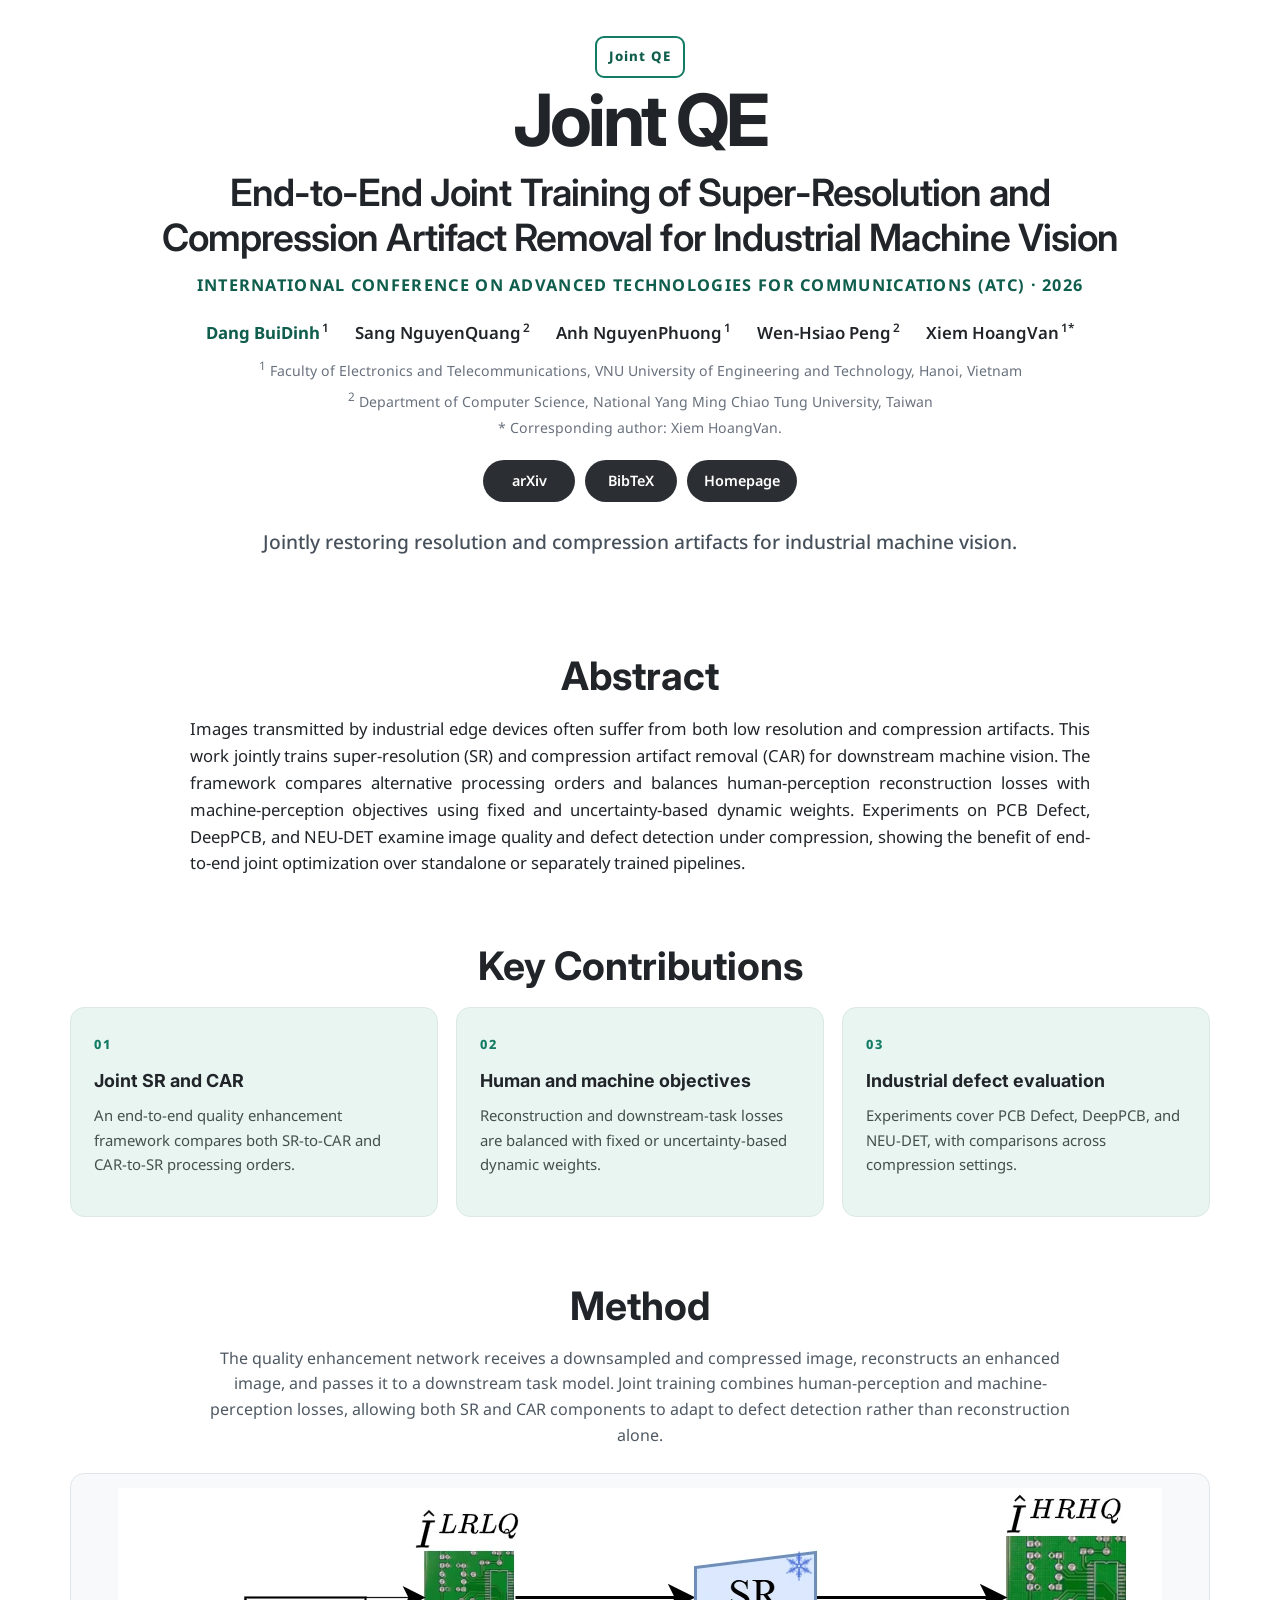
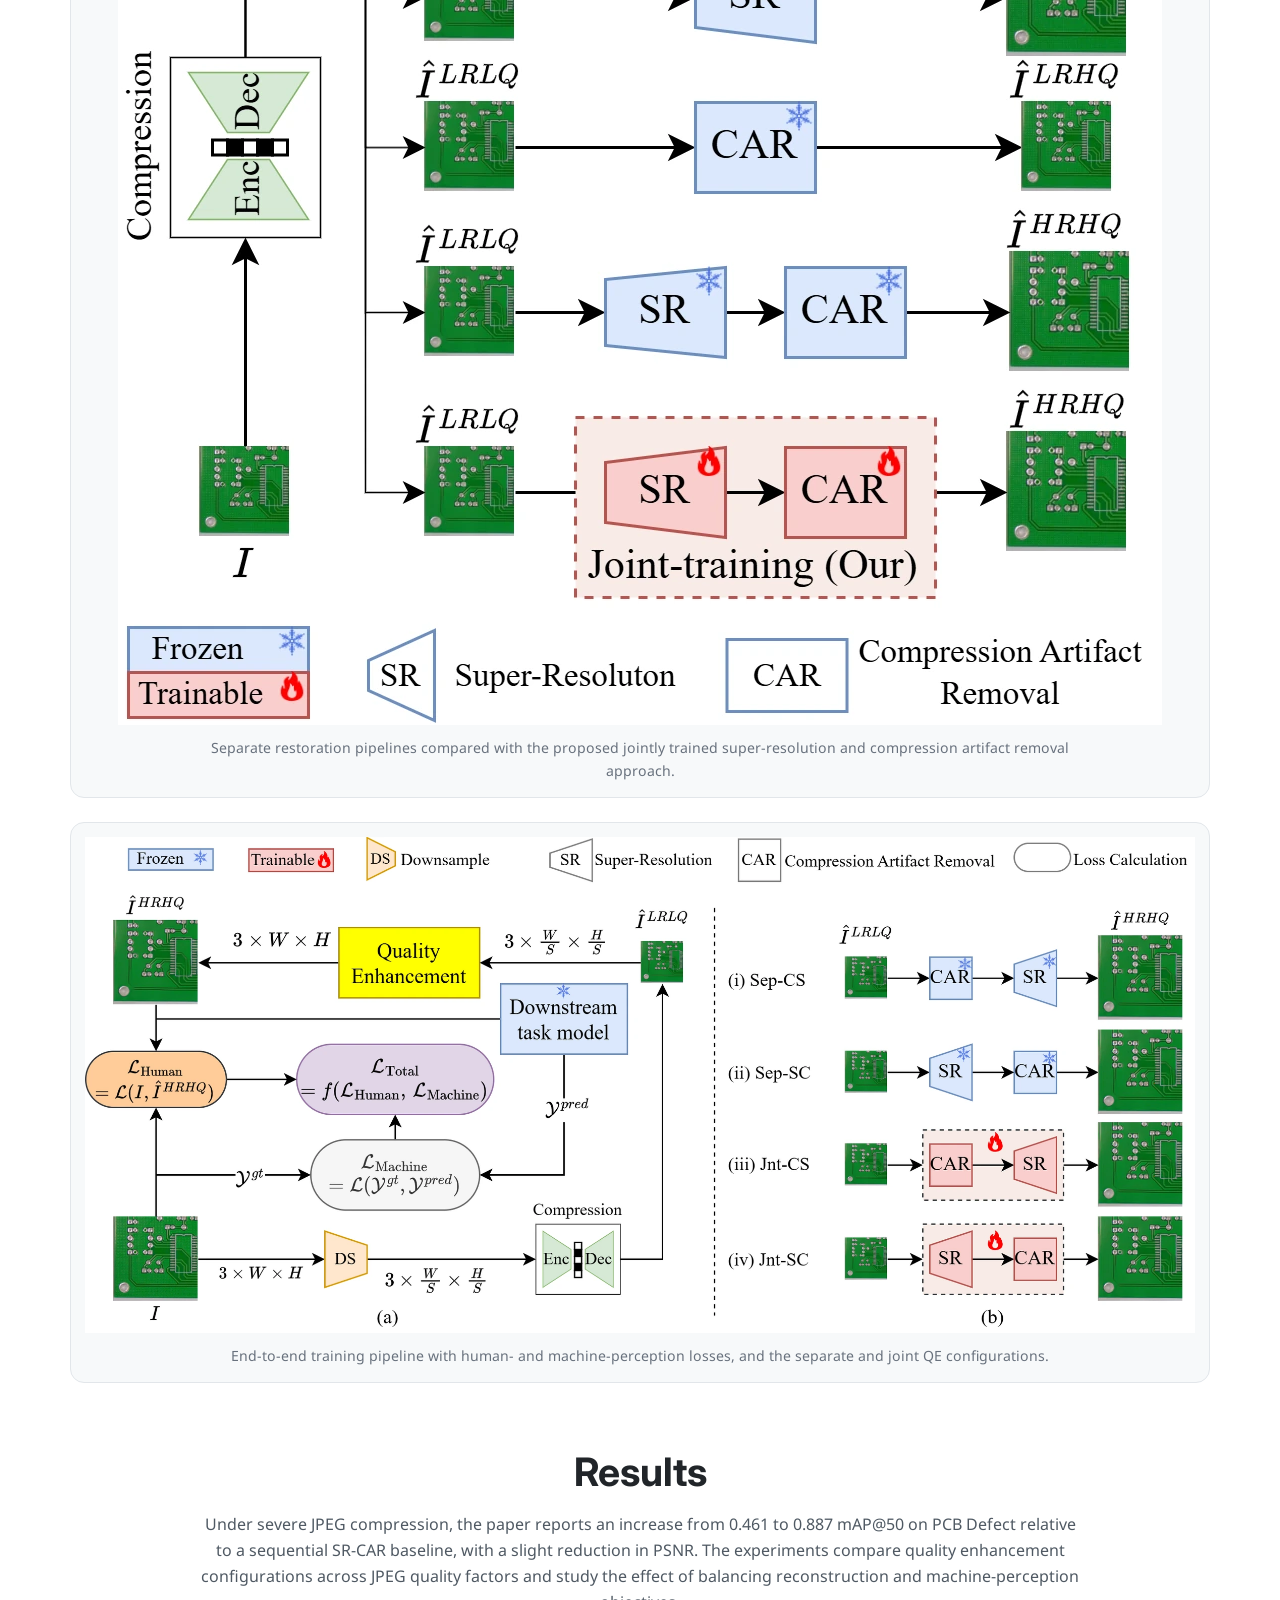
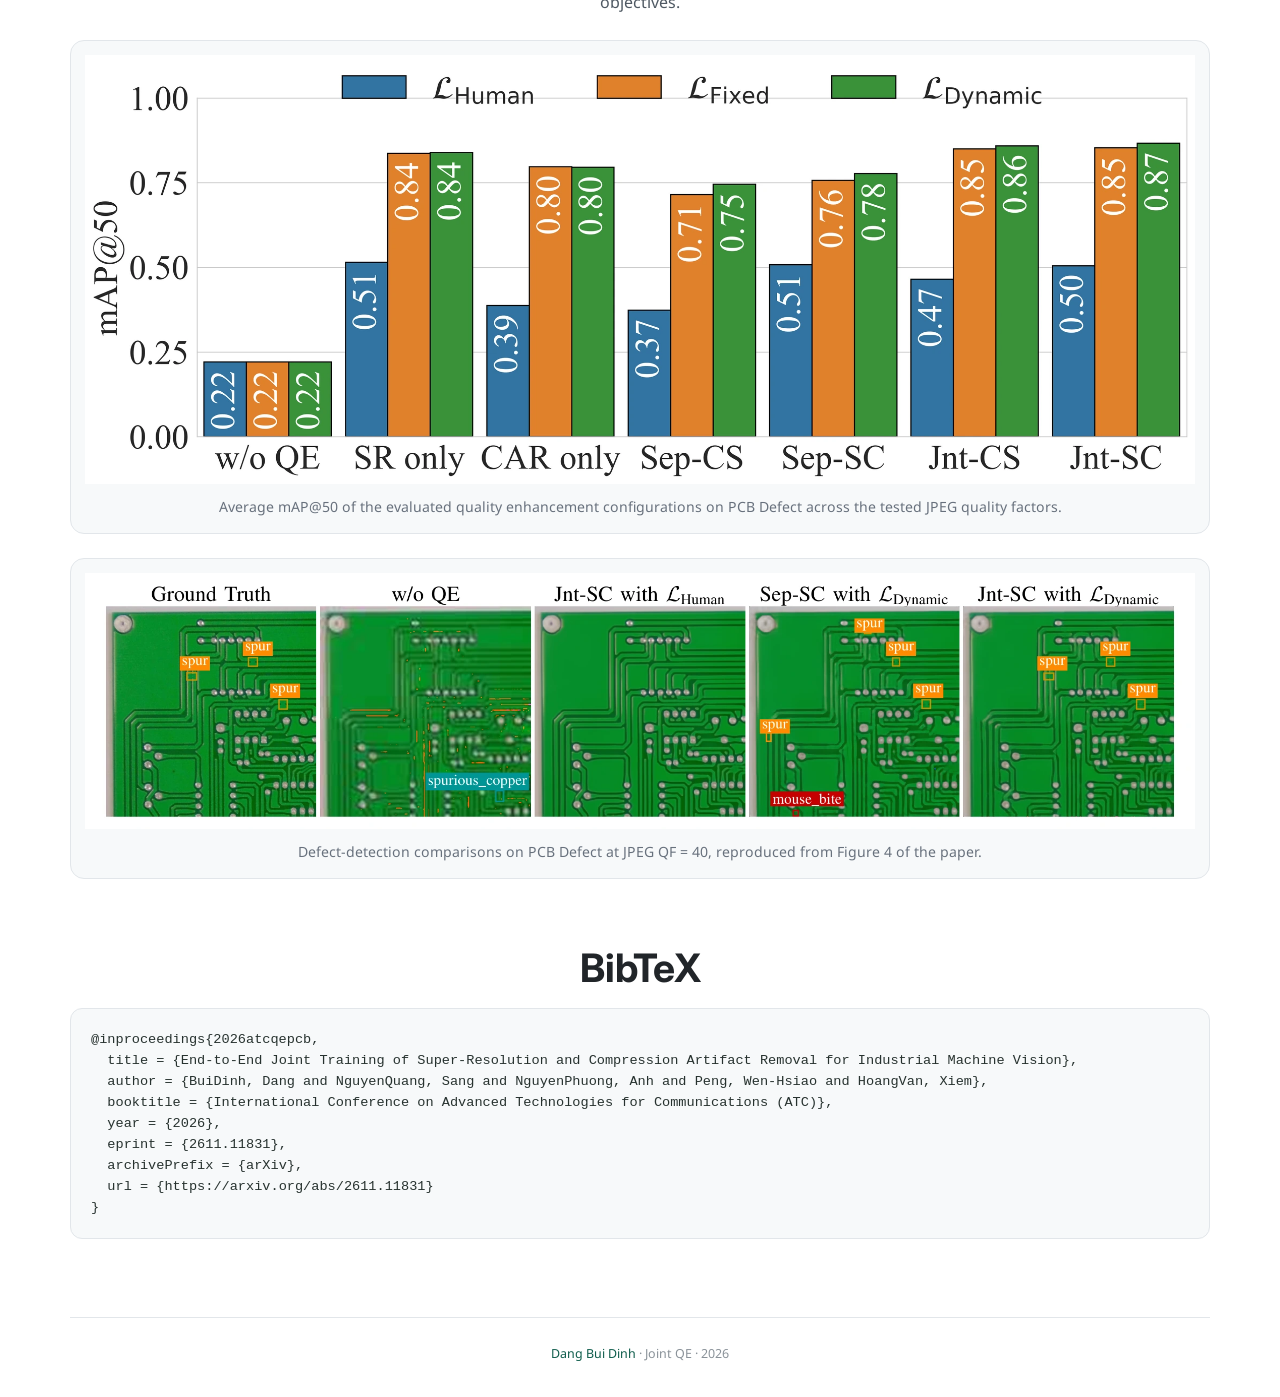
<file: research/2026_ATC_qe_pcb/index.html>
<!DOCTYPE html>
<html lang="en">
<head>
  <meta charset="utf-8">
  <meta name="viewport" content="width=device-width, initial-scale=1">
  <meta name="description" content="Jointly restoring resolution and compression artifacts for industrial machine vision.">
  <meta name="author" content="Dang BuiDinh, Sang NguyenQuang, Anh NguyenPhuong, Wen-Hsiao Peng, Xiem HoangVan">
  <meta name="theme-color" content="#ffffff">
  <meta property="og:type" content="website">
  <meta property="og:title" content="End-to-End Joint Training of Super-Resolution and Compression Artifact Removal for Industrial Machine Vision">
  <meta property="og:description" content="Jointly restoring resolution and compression artifacts for industrial machine vision.">
  <meta property="og:url" content="https://dangdinh17.github.io/research/2026_ATC_qe_pcb/">
  <meta property="og:image" content="https://dangdinh17.github.io/research/2026_ATC_qe_pcb/images/teaser.webp">
  <meta property="og:image:alt" content="Separate restoration pipelines compared with the proposed jointly trained super-resolution and compression artifact removal approach.">
  <title>Joint QE | Project Page</title>
  <link rel="canonical" href="https://dangdinh17.github.io/research/2026_ATC_qe_pcb/">
  <link rel="icon" href="../../assets/favicon.ico">
  <link rel="preconnect" href="https://fonts.googleapis.com">
  <link rel="preconnect" href="https://fonts.gstatic.com" crossorigin>
  <link href="https://fonts.googleapis.com/css2?family=Inter:wght@400;500;600;700&amp;family=Noto+Sans:wght@400;500;600;700&amp;display=swap" rel="stylesheet">
  <link rel="stylesheet" href="style.css?v=2">
</head>
<body>
  <a class="skip-link" href="#content">Skip to main content</a>
  <main id="content">
    <header class="project-hero">
      <div class="project-mark" aria-hidden="true">Joint QE</div>
      <h1>Joint QE</h1>
      <p class="subtitle">End-to-End Joint Training of Super-Resolution and Compression Artifact Removal for Industrial Machine Vision</p>
      <p class="venue">International Conference on Advanced Technologies for Communications (ATC) · 2026</p>
      <div class="authors" aria-label="Authors">
        <span><a href="../../"><strong>Dang BuiDinh</strong></a><sup>1</sup></span>
        <span>Sang NguyenQuang<sup>2</sup></span>
        <span>Anh NguyenPhuong<sup>1</sup></span>
        <span>Wen-Hsiao Peng<sup>2</sup></span>
        <span>Xiem HoangVan<sup>1*</sup></span>
      </div>
      <div class="affiliations">
        <p><sup>1</sup> Faculty of Electronics and Telecommunications, VNU University of Engineering and Technology, Hanoi, Vietnam</p>
        <p><sup>2</sup> Department of Computer Science, National Yang Ming Chiao Tung University, Taiwan</p>
        <p>* Corresponding author: Xiem HoangVan.</p>
      </div>
      <nav class="project-links" aria-label="Project resources">
        <a href="https://arxiv.org/abs/2611.11831">arXiv</a>
        <a href="#bibtex">BibTeX</a>
        <a href="../../">Homepage</a>
      </nav>
      <p class="tagline">Jointly restoring resolution and compression artifacts for industrial machine vision.</p>
    </header>
    <section class="content-section" aria-labelledby="abstract-title">
      <h2 id="abstract-title">Abstract</h2>
      <p>Images transmitted by industrial edge devices often suffer from both low resolution and compression artifacts. This work jointly trains super-resolution (SR) and compression artifact removal (CAR) for downstream machine vision. The framework compares alternative processing orders and balances human-perception reconstruction losses with machine-perception objectives using fixed and uncertainty-based dynamic weights. Experiments on PCB Defect, DeepPCB, and NEU-DET examine image quality and defect detection under compression, showing the benefit of end-to-end joint optimization over standalone or separately trained pipelines.</p>
    </section>
    <section class="content-section" aria-labelledby="contributions-title">
      <h2 id="contributions-title">Key Contributions</h2>
      <div class="contribution-grid">
        <article>
          <span>01</span>
          <h3>Joint SR and CAR</h3>
          <p>An end-to-end quality enhancement framework compares both SR-to-CAR and CAR-to-SR processing orders.</p>
        </article>
        <article>
          <span>02</span>
          <h3>Human and machine objectives</h3>
          <p>Reconstruction and downstream-task losses are balanced with fixed or uncertainty-based dynamic weights.</p>
        </article>
        <article>
          <span>03</span>
          <h3>Industrial defect evaluation</h3>
          <p>Experiments cover PCB Defect, DeepPCB, and NEU-DET, with comparisons across compression settings.</p>
        </article>
      </div>
    </section>
    <section class="content-section" aria-labelledby="method-title">
      <h2 id="method-title">Method</h2>
      <p class="section-intro">The quality enhancement network receives a downsampled and compressed image, reconstructs an enhanced image, and passes it to a downstream task model. Joint training combines human-perception and machine-perception losses, allowing both SR and CAR components to adapt to defect detection rather than reconstruction alone.</p>
      <figure class="wide-figure">
        <a href="images/teaser.webp" aria-label="View full-size figure: Separate restoration pipelines compared with the proposed jointly trained super-resolution and compression artifact removal approach.">
          <img src="images/teaser.webp" alt="Separate restoration pipelines compared with the proposed jointly trained super-resolution and compression artifact removal approach." width="1044" height="837" loading="lazy" decoding="async">
        </a>
        <figcaption>Separate restoration pipelines compared with the proposed jointly trained super-resolution and compression artifact removal approach.</figcaption>
      </figure>
      <figure class="wide-figure">
        <a href="images/overall_architecture.webp" aria-label="View full-size figure: End-to-end training pipeline with human- and machine-perception losses, and the separate and joint QE configurations.">
          <img src="images/overall_architecture.webp" alt="End-to-end training pipeline with human- and machine-perception losses, and the separate and joint QE configurations." width="2200" height="984" loading="lazy" decoding="async">
        </a>
        <figcaption>End-to-end training pipeline with human- and machine-perception losses, and the separate and joint QE configurations.</figcaption>
      </figure>
    </section>
    <section class="content-section" aria-labelledby="results-title">
      <h2 id="results-title">Results</h2>
      <p class="section-intro">Under severe JPEG compression, the paper reports an increase from 0.461 to 0.887 mAP@50 on PCB Defect relative to a sequential SR-CAR baseline, with a slight reduction in PSNR. The experiments compare quality enhancement configurations across JPEG quality factors and study the effect of balancing reconstruction and machine-perception objectives.</p>
      <figure class="wide-figure">
        <a href="images/avg_map.webp" aria-label="View full-size figure: Average mAP@50 of the evaluated quality enhancement configurations on PCB Defect across the tested JPEG quality factors.">
          <img src="images/avg_map.webp" alt="Average mAP@50 of the evaluated quality enhancement configurations on PCB Defect across the tested JPEG quality factors." width="2200" height="851" loading="lazy" decoding="async">
        </a>
        <figcaption>Average mAP@50 of the evaluated quality enhancement configurations on PCB Defect across the tested JPEG quality factors.</figcaption>
      </figure>
      <figure class="wide-figure">
        <a href="images/detection-comparison.webp" aria-label="View full-size figure: Defect-detection comparisons on PCB Defect at JPEG QF = 40, reproduced from Figure 4 of the paper.">
          <img src="images/detection-comparison.webp" alt="Defect-detection comparisons on PCB Defect at JPEG QF = 40, reproduced from Figure 4 of the paper." width="2064" height="476" loading="lazy" decoding="async">
        </a>
        <figcaption>Defect-detection comparisons on PCB Defect at JPEG QF = 40, reproduced from Figure 4 of the paper.</figcaption>
      </figure>
    </section>
    <section id="bibtex" class="content-section" aria-labelledby="bibtex-title">
      <h2 id="bibtex-title">BibTeX</h2>
      <pre><code>@inproceedings{2026atcqepcb,
  title = {End-to-End Joint Training of Super-Resolution and Compression Artifact Removal for Industrial Machine Vision},
  author = {BuiDinh, Dang and NguyenQuang, Sang and NguyenPhuong, Anh and Peng, Wen-Hsiao and HoangVan, Xiem},
  booktitle = {International Conference on Advanced Technologies for Communications (ATC)},
  year = {2026},
  eprint = {2611.11831},
  archivePrefix = {arXiv},
  url = {https://arxiv.org/abs/2611.11831}
}</code></pre>
    </section>
  </main>
  <footer>
    <p><a href="../../">Dang Bui Dinh</a> · Joint QE · 2026</p>
  </footer>
</body>
</html>
</file>
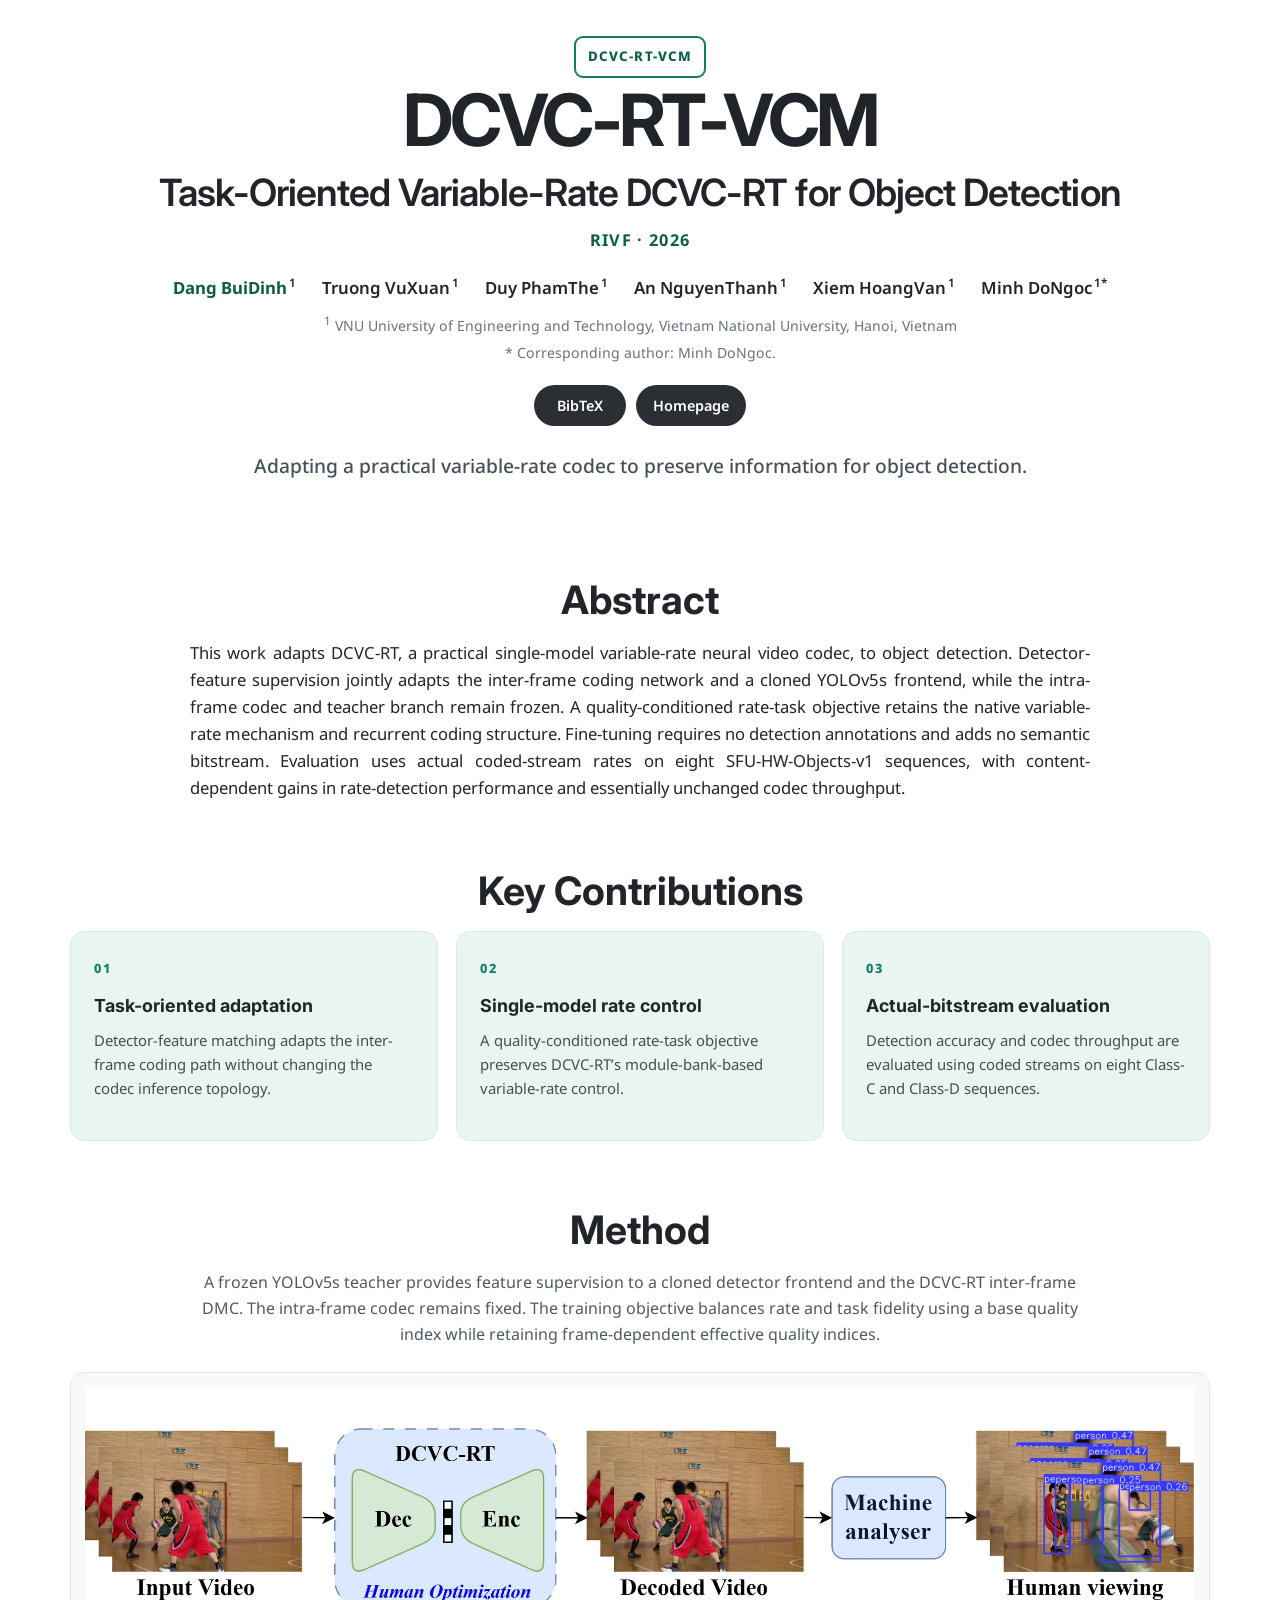
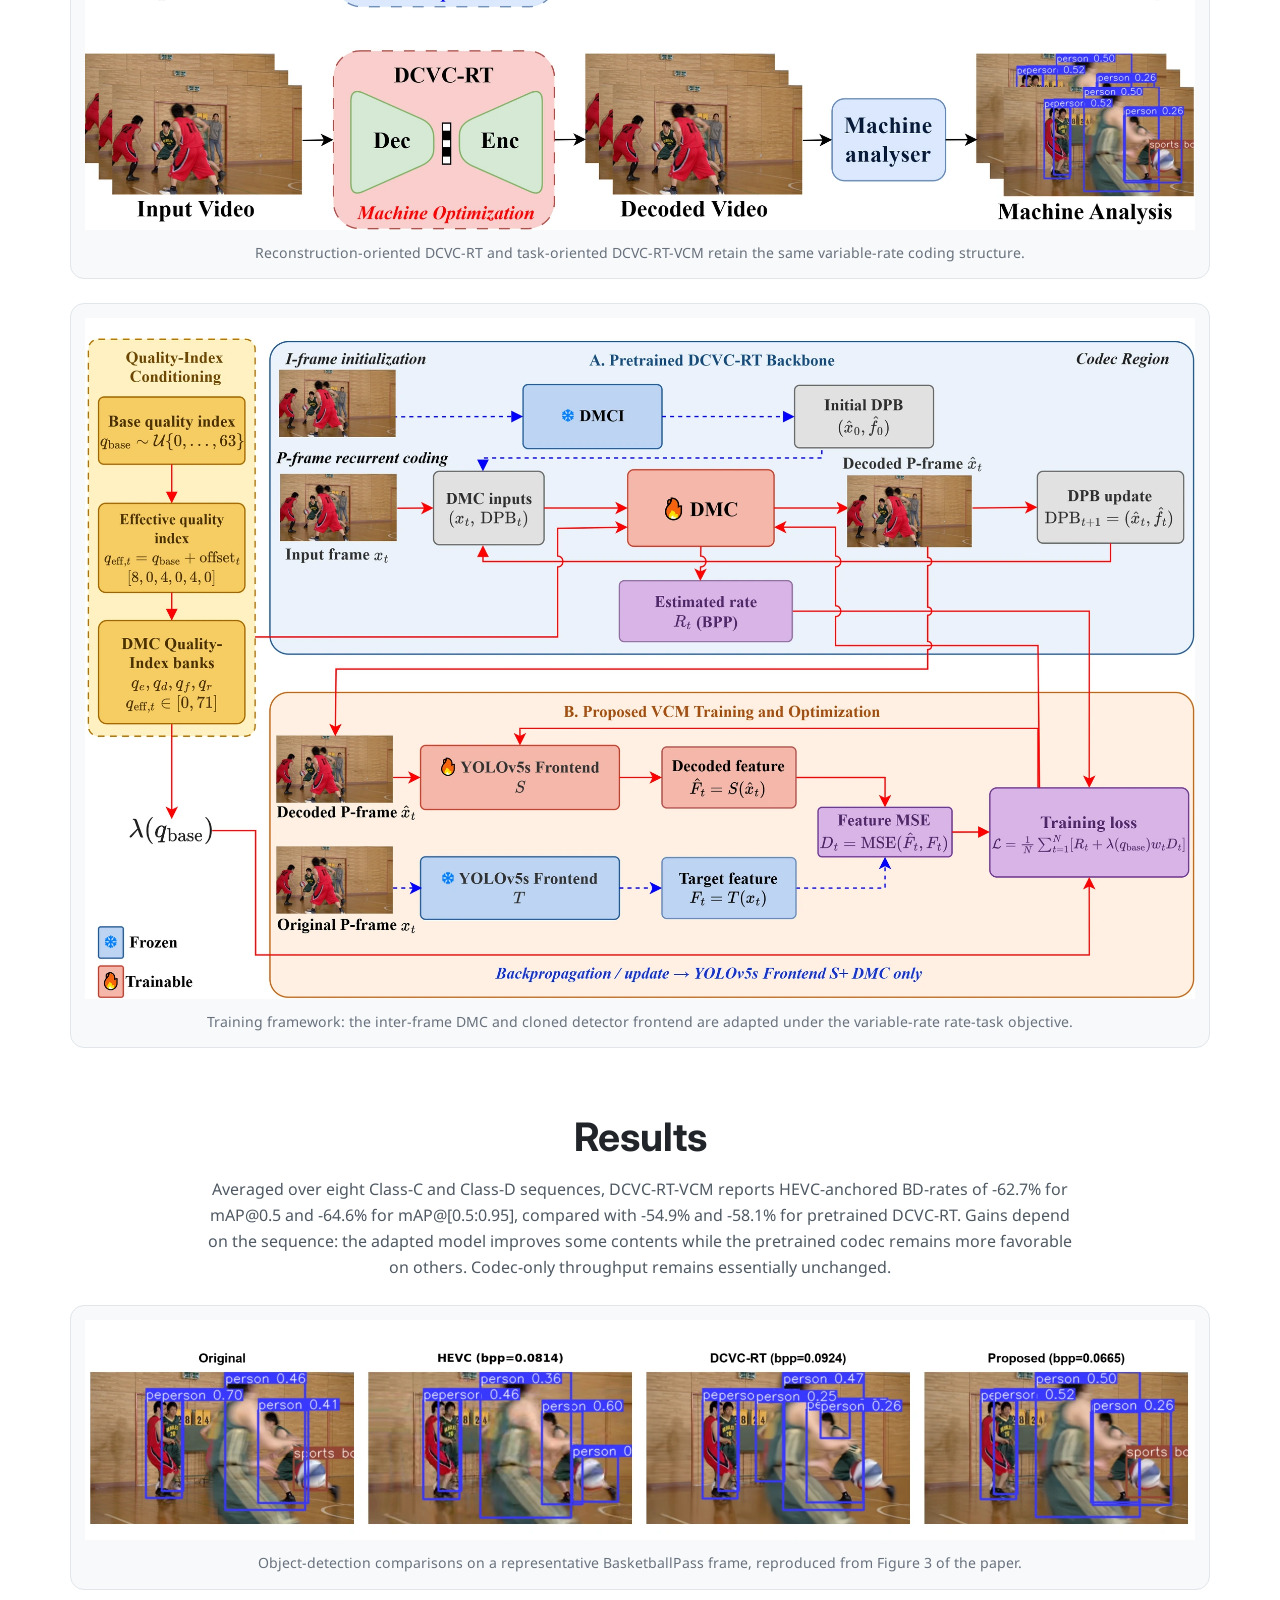
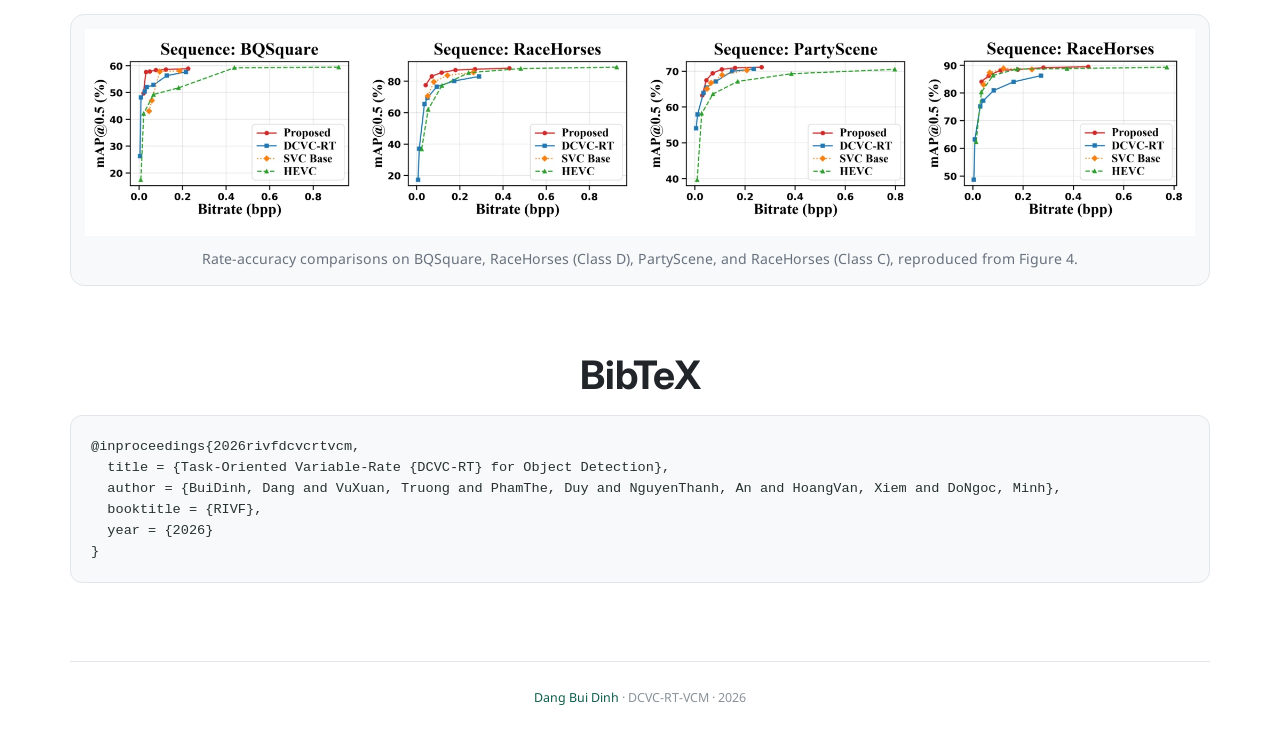
<file: research/2026_RIVF_dcvcrt_vcm/index.html>
<!DOCTYPE html>
<html lang="en">
<head>
  <meta charset="utf-8">
  <meta name="viewport" content="width=device-width, initial-scale=1">
  <meta name="description" content="Adapting a practical variable-rate codec to preserve information for object detection.">
  <meta name="author" content="Dang BuiDinh, Truong VuXuan, Duy PhamThe, An NguyenThanh, Xiem HoangVan, Minh DoNgoc">
  <meta name="theme-color" content="#ffffff">
  <meta property="og:type" content="website">
  <meta property="og:title" content="Task-Oriented Variable-Rate DCVC-RT for Object Detection">
  <meta property="og:description" content="Adapting a practical variable-rate codec to preserve information for object detection.">
  <meta property="og:url" content="https://dangdinh17.github.io/research/2026_RIVF_dcvcrt_vcm/">
  <meta property="og:image" content="https://dangdinh17.github.io/research/2026_RIVF_dcvcrt_vcm/images/teaser.webp">
  <meta property="og:image:alt" content="Reconstruction-oriented DCVC-RT and task-oriented DCVC-RT-VCM retain the same variable-rate coding structure.">
  <title>DCVC-RT-VCM | Project Page</title>
  <link rel="canonical" href="https://dangdinh17.github.io/research/2026_RIVF_dcvcrt_vcm/">
  <link rel="icon" href="../../assets/favicon.ico">
  <link rel="preconnect" href="https://fonts.googleapis.com">
  <link rel="preconnect" href="https://fonts.gstatic.com" crossorigin>
  <link href="https://fonts.googleapis.com/css2?family=Inter:wght@400;500;600;700&amp;family=Noto+Sans:wght@400;500;600;700&amp;display=swap" rel="stylesheet">
  <link rel="stylesheet" href="style.css?v=2">
</head>
<body>
  <a class="skip-link" href="#content">Skip to main content</a>
  <main id="content">
    <header class="project-hero">
      <div class="project-mark" aria-hidden="true">DCVC-RT-VCM</div>
      <h1>DCVC-RT-VCM</h1>
      <p class="subtitle">Task-Oriented Variable-Rate DCVC-RT for Object Detection</p>
      <p class="venue">RIVF · 2026</p>
      <div class="authors" aria-label="Authors">
        <span><a href="../../"><strong>Dang BuiDinh</strong></a><sup>1</sup></span>
        <span>Truong VuXuan<sup>1</sup></span>
        <span>Duy PhamThe<sup>1</sup></span>
        <span>An NguyenThanh<sup>1</sup></span>
        <span>Xiem HoangVan<sup>1</sup></span>
        <span>Minh DoNgoc<sup>1*</sup></span>
      </div>
      <div class="affiliations">
        <p><sup>1</sup> VNU University of Engineering and Technology, Vietnam National University, Hanoi, Vietnam</p>
        <p>* Corresponding author: Minh DoNgoc.</p>
      </div>
      <nav class="project-links" aria-label="Project resources">
        <a href="#bibtex">BibTeX</a>
        <a href="../../">Homepage</a>
      </nav>
      <p class="tagline">Adapting a practical variable-rate codec to preserve information for object detection.</p>
    </header>
    <section class="content-section" aria-labelledby="abstract-title">
      <h2 id="abstract-title">Abstract</h2>
      <p>This work adapts DCVC-RT, a practical single-model variable-rate neural video codec, to object detection. Detector-feature supervision jointly adapts the inter-frame coding network and a cloned YOLOv5s frontend, while the intra-frame codec and teacher branch remain frozen. A quality-conditioned rate-task objective retains the native variable-rate mechanism and recurrent coding structure. Fine-tuning requires no detection annotations and adds no semantic bitstream. Evaluation uses actual coded-stream rates on eight SFU-HW-Objects-v1 sequences, with content-dependent gains in rate-detection performance and essentially unchanged codec throughput.</p>
    </section>
    <section class="content-section" aria-labelledby="contributions-title">
      <h2 id="contributions-title">Key Contributions</h2>
      <div class="contribution-grid">
        <article>
          <span>01</span>
          <h3>Task-oriented adaptation</h3>
          <p>Detector-feature matching adapts the inter-frame coding path without changing the codec inference topology.</p>
        </article>
        <article>
          <span>02</span>
          <h3>Single-model rate control</h3>
          <p>A quality-conditioned rate-task objective preserves DCVC-RT’s module-bank-based variable-rate control.</p>
        </article>
        <article>
          <span>03</span>
          <h3>Actual-bitstream evaluation</h3>
          <p>Detection accuracy and codec throughput are evaluated using coded streams on eight Class-C and Class-D sequences.</p>
        </article>
      </div>
    </section>
    <section class="content-section" aria-labelledby="method-title">
      <h2 id="method-title">Method</h2>
      <p class="section-intro">A frozen YOLOv5s teacher provides feature supervision to a cloned detector frontend and the DCVC-RT inter-frame DMC. The intra-frame codec remains fixed. The training objective balances rate and task fidelity using a base quality index while retaining frame-dependent effective quality indices.</p>
      <figure class="wide-figure">
        <a href="images/teaser.webp" aria-label="View full-size figure: Reconstruction-oriented DCVC-RT and task-oriented DCVC-RT-VCM retain the same variable-rate coding structure.">
          <img src="images/teaser.webp" alt="Reconstruction-oriented DCVC-RT and task-oriented DCVC-RT-VCM retain the same variable-rate coding structure." width="2200" height="878" loading="lazy" decoding="async">
        </a>
        <figcaption>Reconstruction-oriented DCVC-RT and task-oriented DCVC-RT-VCM retain the same variable-rate coding structure.</figcaption>
      </figure>
      <figure class="wide-figure">
        <a href="images/architecture.webp" aria-label="View full-size figure: Training framework: the inter-frame DMC and cloned detector frontend are adapted under the variable-rate rate-task objective.">
          <img src="images/architecture.webp" alt="Training framework: the inter-frame DMC and cloned detector frontend are adapted under the variable-rate rate-task objective." width="2200" height="1348" loading="lazy" decoding="async">
        </a>
        <figcaption>Training framework: the inter-frame DMC and cloned detector frontend are adapted under the variable-rate rate-task objective.</figcaption>
      </figure>
    </section>
    <section class="content-section" aria-labelledby="results-title">
      <h2 id="results-title">Results</h2>
      <p class="section-intro">Averaged over eight Class-C and Class-D sequences, DCVC-RT-VCM reports HEVC-anchored BD-rates of -62.7% for mAP@0.5 and -64.6% for mAP@[0.5:0.95], compared with -54.9% and -58.1% for pretrained DCVC-RT. Gains depend on the sequence: the adapted model improves some contents while the pretrained codec remains more favorable on others. Codec-only throughput remains essentially unchanged.</p>
      <figure class="wide-figure">
        <a href="images/detection-comparison.webp" aria-label="View full-size figure: Object-detection comparisons on a representative BasketballPass frame, reproduced from Figure 3 of the paper.">
          <img src="images/detection-comparison.webp" alt="Object-detection comparisons on a representative BasketballPass frame, reproduced from Figure 3 of the paper." width="2080" height="412" loading="lazy" decoding="async">
        </a>
        <figcaption>Object-detection comparisons on a representative BasketballPass frame, reproduced from Figure 3 of the paper.</figcaption>
      </figure>
      <figure class="wide-figure">
        <a href="images/rate-accuracy.webp" aria-label="View full-size figure: Rate-accuracy comparisons on BQSquare, RaceHorses (Class D), PartyScene, and RaceHorses (Class C), reproduced from Figure 4.">
          <img src="images/rate-accuracy.webp" alt="Rate-accuracy comparisons on BQSquare, RaceHorses (Class D), PartyScene, and RaceHorses (Class C), reproduced from Figure 4." width="2080" height="388" loading="lazy" decoding="async">
        </a>
        <figcaption>Rate-accuracy comparisons on BQSquare, RaceHorses (Class D), PartyScene, and RaceHorses (Class C), reproduced from Figure 4.</figcaption>
      </figure>
    </section>
    <section id="bibtex" class="content-section" aria-labelledby="bibtex-title">
      <h2 id="bibtex-title">BibTeX</h2>
      <pre><code>@inproceedings{2026rivfdcvcrtvcm,
  title = {Task-Oriented Variable-Rate {DCVC-RT} for Object Detection},
  author = {BuiDinh, Dang and VuXuan, Truong and PhamThe, Duy and NguyenThanh, An and HoangVan, Xiem and DoNgoc, Minh},
  booktitle = {RIVF},
  year = {2026}
}</code></pre>
    </section>
  </main>
  <footer>
    <p><a href="../../">Dang Bui Dinh</a> · DCVC-RT-VCM · 2026</p>
  </footer>
</body>
</html>
</file>
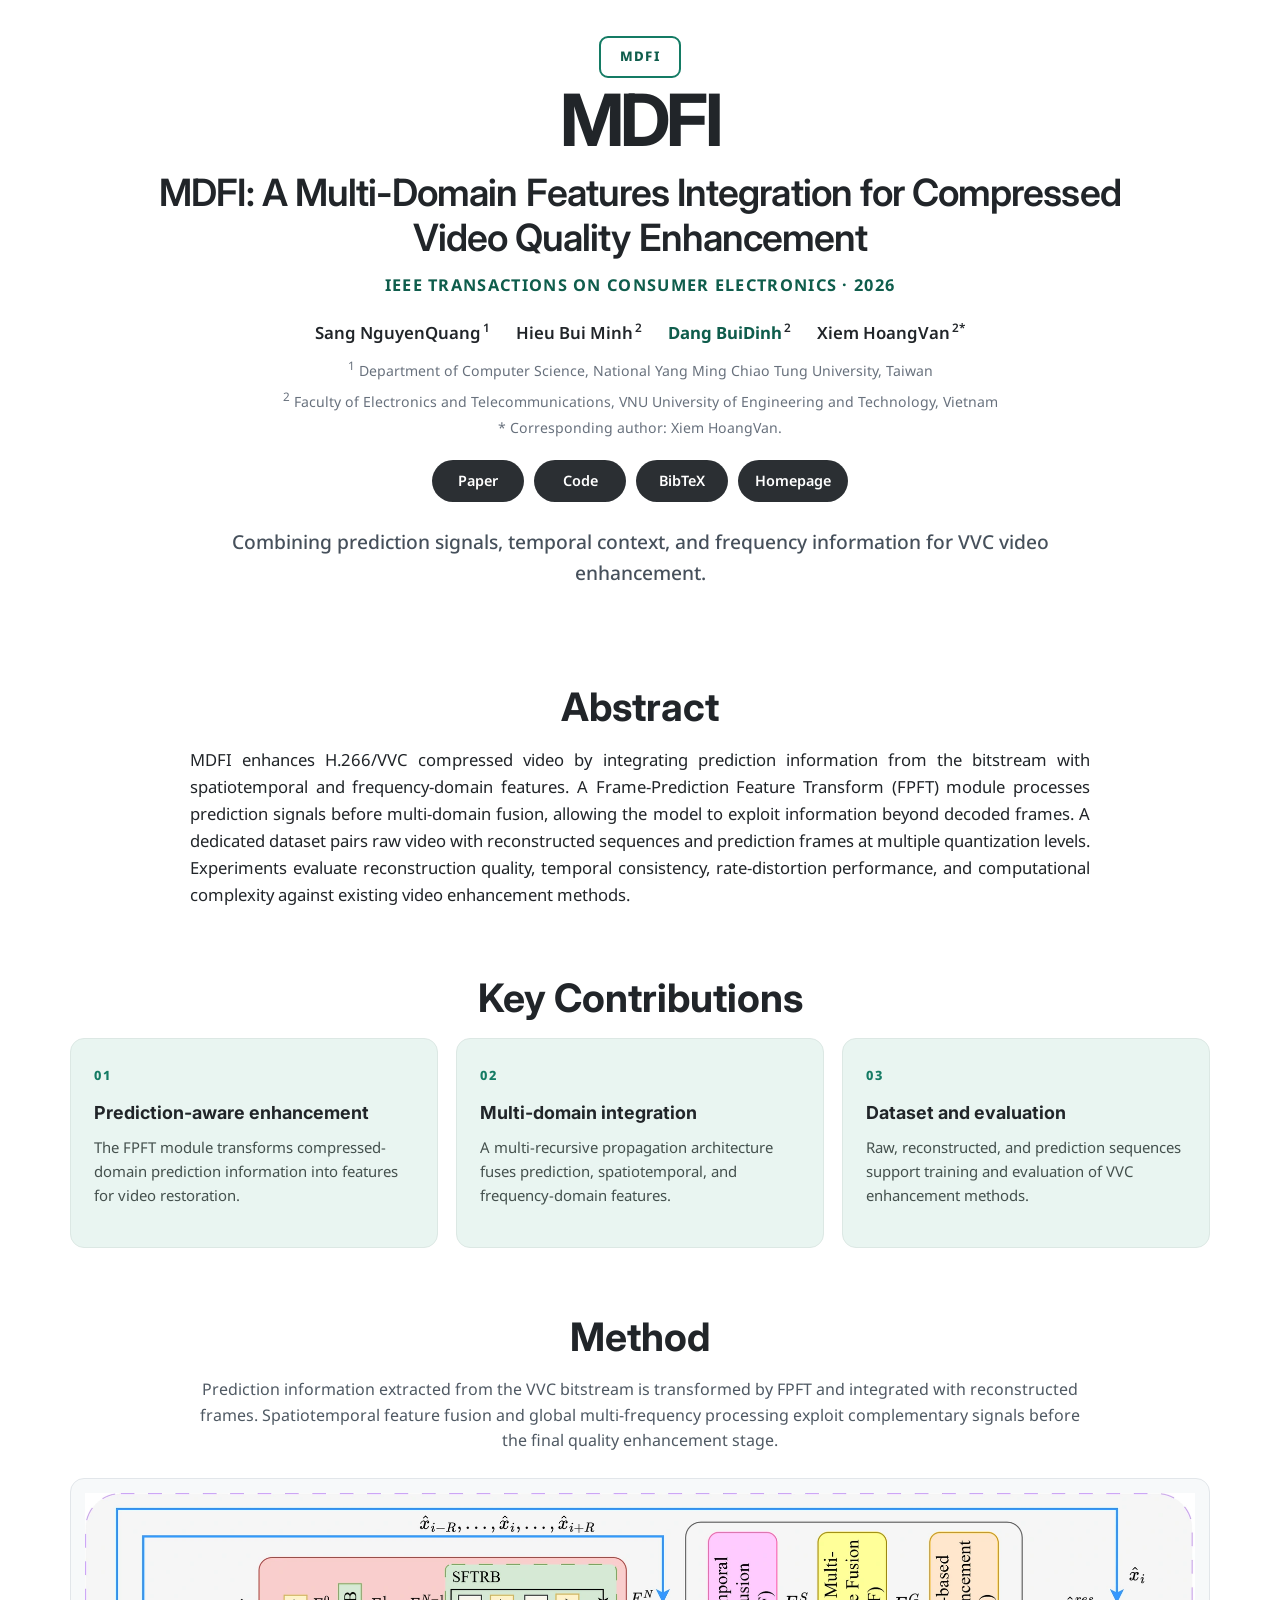
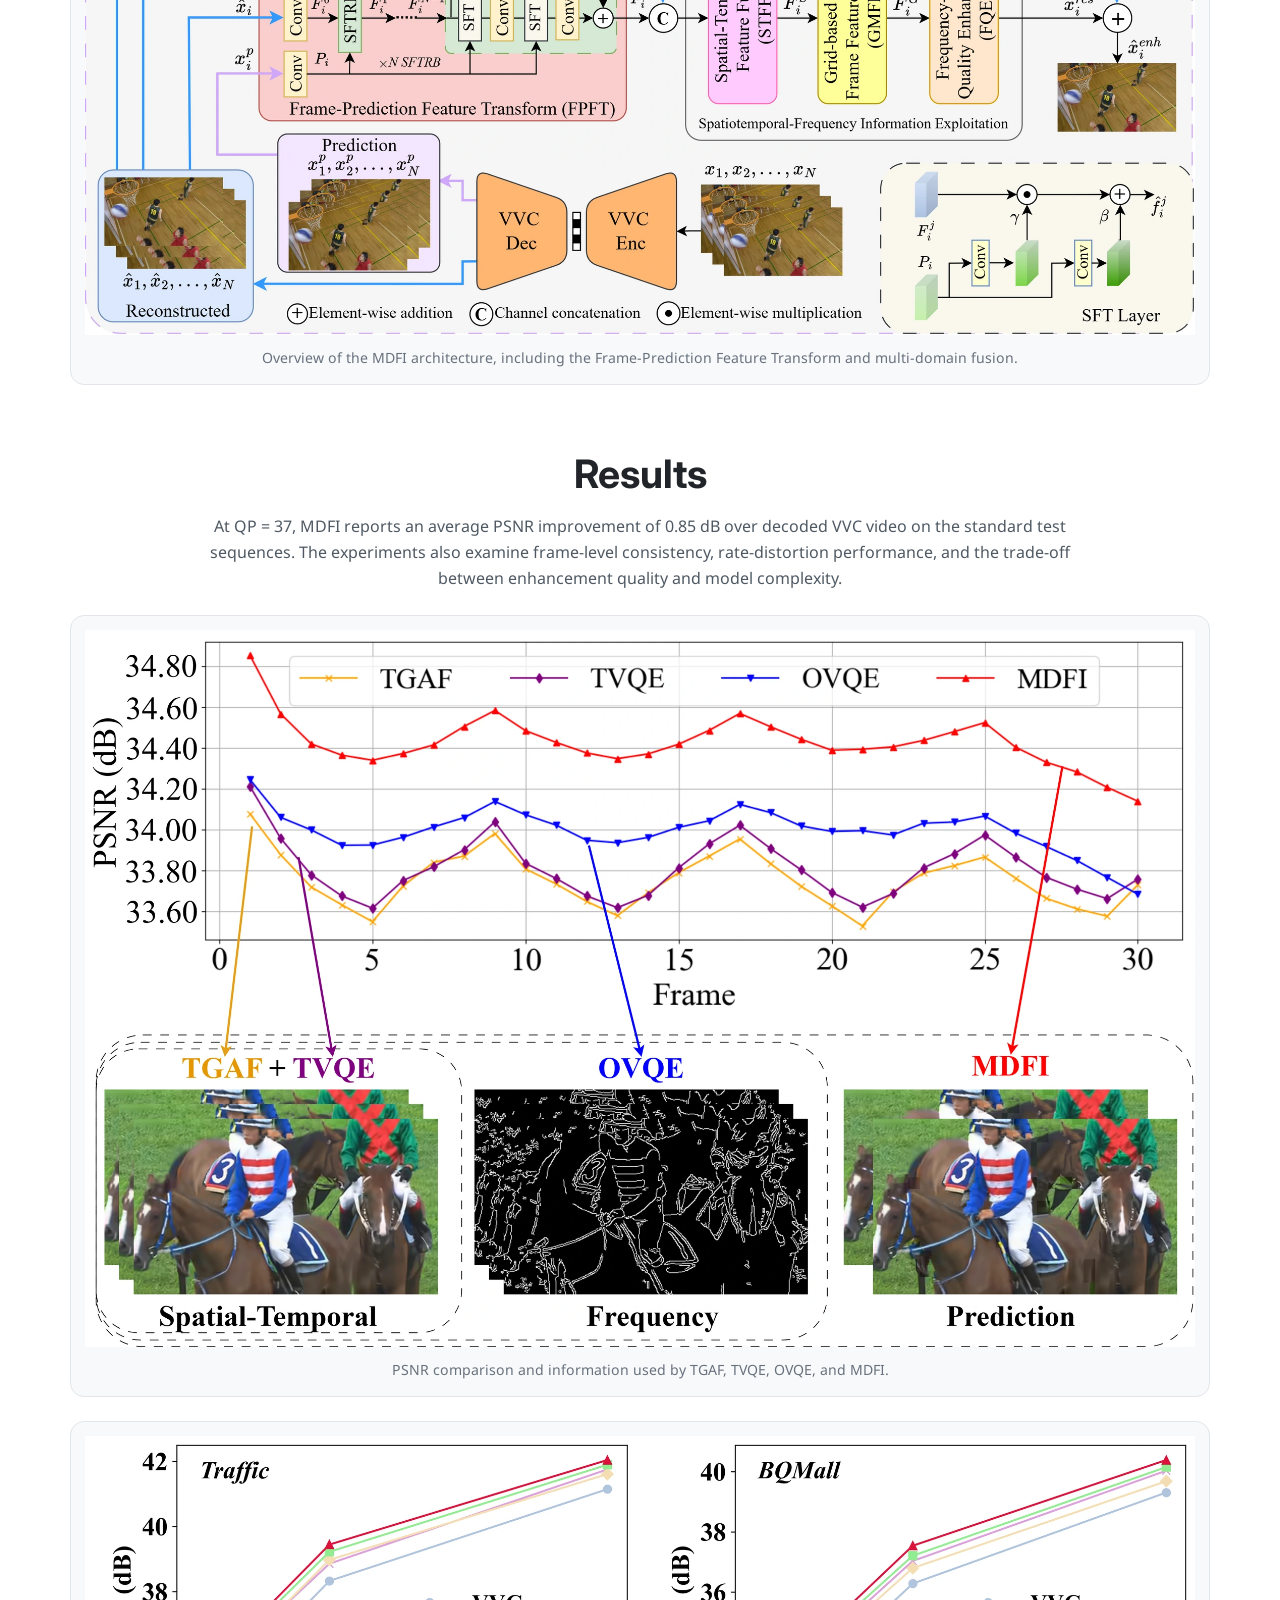
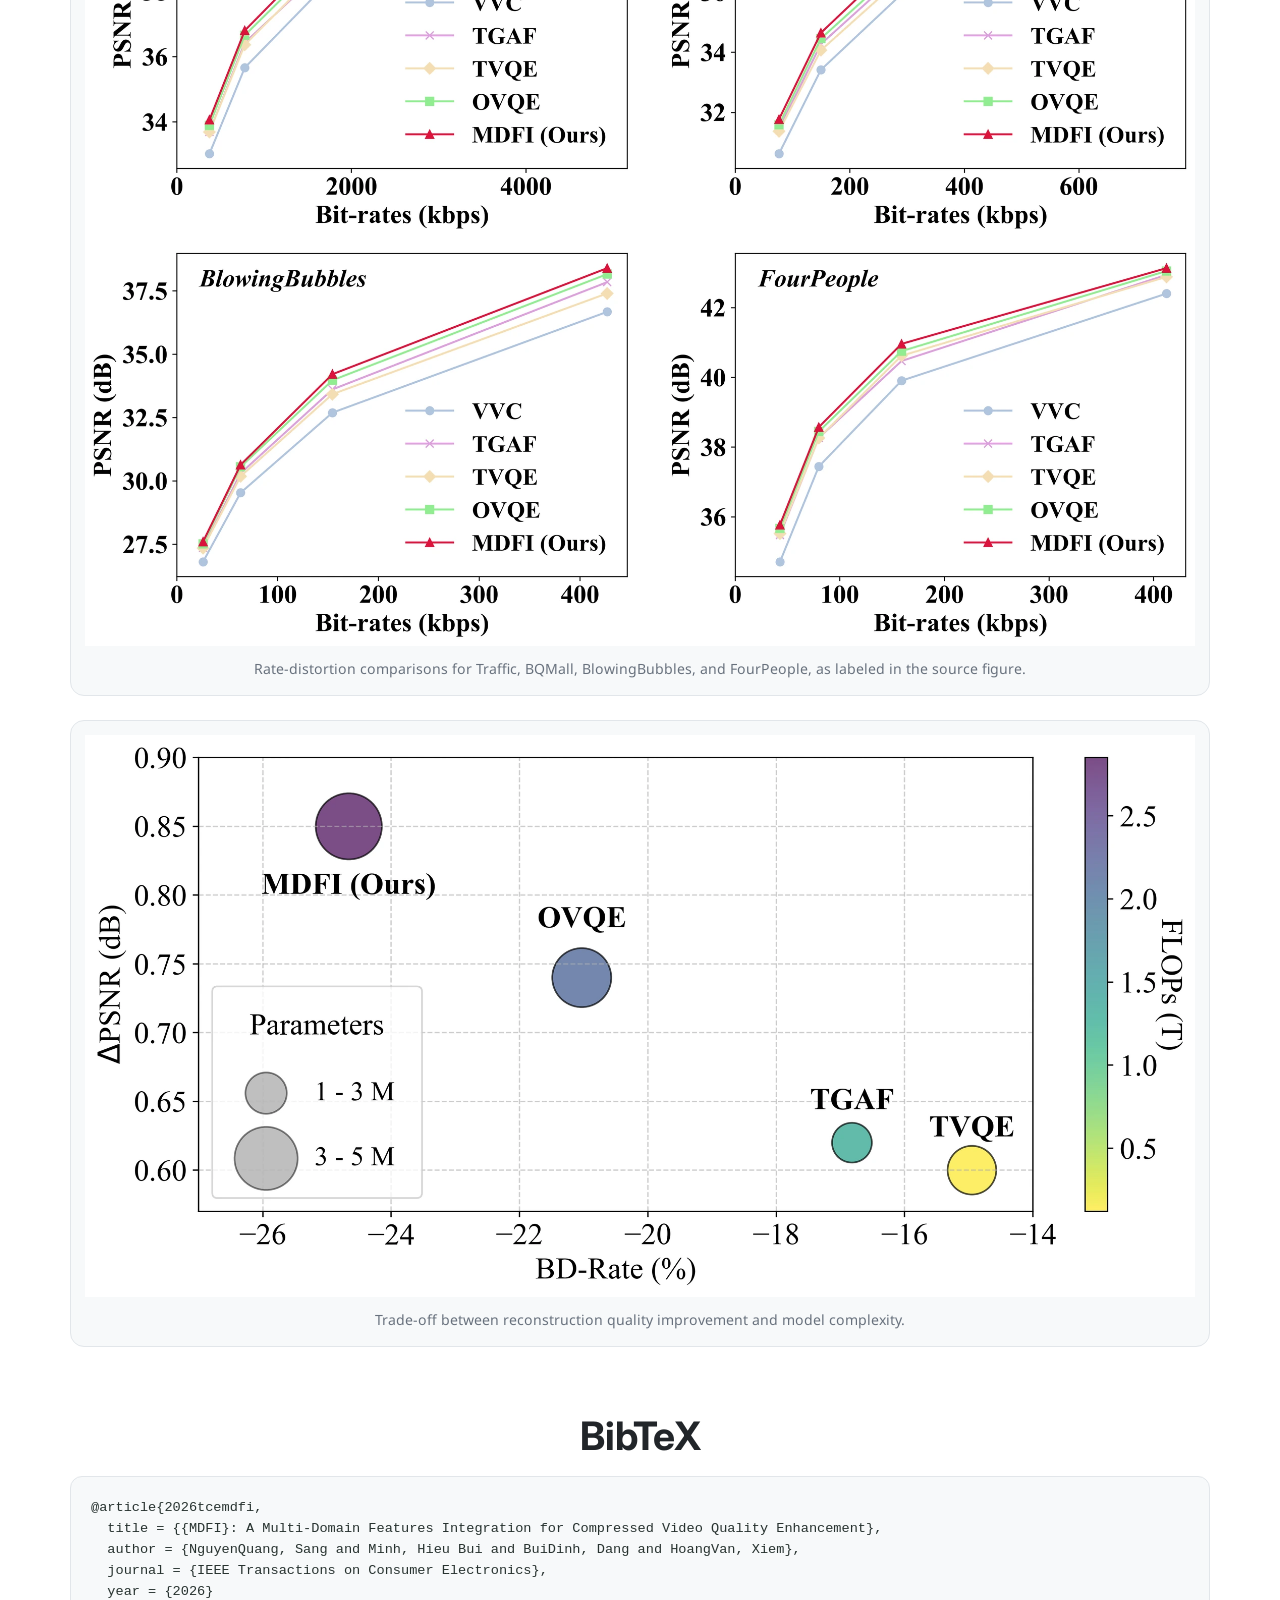
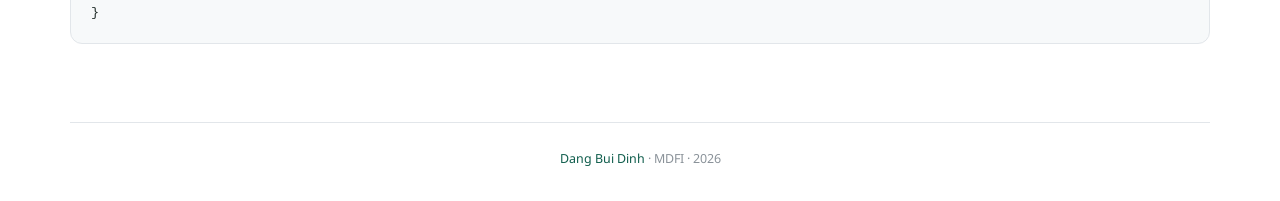
<file: research/2026_TCE_mdfi/index.html>
<!DOCTYPE html>
<html lang="en">
<head>
  <meta charset="utf-8">
  <meta name="viewport" content="width=device-width, initial-scale=1">
  <meta name="description" content="Combining prediction signals, temporal context, and frequency information for VVC video enhancement.">
  <meta name="author" content="Sang NguyenQuang, Hieu Bui Minh, Dang BuiDinh, Xiem HoangVan">
  <meta name="theme-color" content="#ffffff">
  <meta property="og:type" content="website">
  <meta property="og:title" content="MDFI: A Multi-Domain Features Integration for Compressed Video Quality Enhancement">
  <meta property="og:description" content="Combining prediction signals, temporal context, and frequency information for VVC video enhancement.">
  <meta property="og:url" content="https://dangdinh17.github.io/research/2026_TCE_mdfi/">
  <meta property="og:image" content="https://dangdinh17.github.io/research/2026_TCE_mdfi/images/teaser.webp">
  <meta property="og:image:alt" content="PSNR comparison and information used by TGAF, TVQE, OVQE, and MDFI.">
  <title>MDFI | Project Page</title>
  <link rel="canonical" href="https://dangdinh17.github.io/research/2026_TCE_mdfi/">
  <link rel="icon" href="../../assets/favicon.ico">
  <link rel="preconnect" href="https://fonts.googleapis.com">
  <link rel="preconnect" href="https://fonts.gstatic.com" crossorigin>
  <link href="https://fonts.googleapis.com/css2?family=Inter:wght@400;500;600;700&amp;family=Noto+Sans:wght@400;500;600;700&amp;display=swap" rel="stylesheet">
  <link rel="stylesheet" href="style.css?v=2">
</head>
<body>
  <a class="skip-link" href="#content">Skip to main content</a>
  <main id="content">
    <header class="project-hero">
      <div class="project-mark" aria-hidden="true">MDFI</div>
      <h1>MDFI</h1>
      <p class="subtitle">MDFI: A Multi-Domain Features Integration for Compressed Video Quality Enhancement</p>
      <p class="venue">IEEE Transactions on Consumer Electronics · 2026</p>
      <div class="authors" aria-label="Authors">
        <span>Sang NguyenQuang<sup>1</sup></span>
        <span>Hieu Bui Minh<sup>2</sup></span>
        <span><a href="../../"><strong>Dang BuiDinh</strong></a><sup>2</sup></span>
        <span>Xiem HoangVan<sup>2*</sup></span>
      </div>
      <div class="affiliations">
        <p><sup>1</sup> Department of Computer Science, National Yang Ming Chiao Tung University, Taiwan</p>
        <p><sup>2</sup> Faculty of Electronics and Telecommunications, VNU University of Engineering and Technology, Vietnam</p>
        <p>* Corresponding author: Xiem HoangVan.</p>
      </div>
      <nav class="project-links" aria-label="Project resources">
        <a href="https://doi.org/10.1109/TCE.2026.3725873">Paper</a>
        <a href="https://github.com/dangdinh17/MDFI">Code</a>
        <!-- <a href="https://www.kaggle.com/datasets/dangdinh123/mdfi-dataset">Dataset</a> -->
        <a href="#bibtex">BibTeX</a>
        <a href="../../">Homepage</a>
      </nav>
      <p class="tagline">Combining prediction signals, temporal context, and frequency information for VVC video enhancement.</p>
    </header>
    <section class="content-section" aria-labelledby="abstract-title">
      <h2 id="abstract-title">Abstract</h2>
      <p>MDFI enhances H.266/VVC compressed video by integrating prediction information from the bitstream with spatiotemporal and frequency-domain features. A Frame-Prediction Feature Transform (FPFT) module processes prediction signals before multi-domain fusion, allowing the model to exploit information beyond decoded frames. A dedicated dataset pairs raw video with reconstructed sequences and prediction frames at multiple quantization levels. Experiments evaluate reconstruction quality, temporal consistency, rate-distortion performance, and computational complexity against existing video enhancement methods.</p>
    </section>
    <section class="content-section" aria-labelledby="contributions-title">
      <h2 id="contributions-title">Key Contributions</h2>
      <div class="contribution-grid">
        <article>
          <span>01</span>
          <h3>Prediction-aware enhancement</h3>
          <p>The FPFT module transforms compressed-domain prediction information into features for video restoration.</p>
        </article>
        <article>
          <span>02</span>
          <h3>Multi-domain integration</h3>
          <p>A multi-recursive propagation architecture fuses prediction, spatiotemporal, and frequency-domain features.</p>
        </article>
        <article>
          <span>03</span>
          <h3>Dataset and evaluation</h3>
          <p>Raw, reconstructed, and prediction sequences support training and evaluation of VVC enhancement methods.</p>
        </article>
      </div>
    </section>
    <section class="content-section" aria-labelledby="method-title">
      <h2 id="method-title">Method</h2>
      <p class="section-intro">Prediction information extracted from the VVC bitstream is transformed by FPFT and integrated with reconstructed frames. Spatiotemporal feature fusion and global multi-frequency processing exploit complementary signals before the final quality enhancement stage.</p>
      <figure class="wide-figure">
        <a href="images/architecture_new.webp" aria-label="View full-size figure: Overview of the MDFI architecture, including the Frame-Prediction Feature Transform and multi-domain fusion.">
          <img src="images/architecture_new.webp" alt="Overview of the MDFI architecture, including the Frame-Prediction Feature Transform and multi-domain fusion." width="2200" height="875" loading="lazy" decoding="async">
        </a>
        <figcaption>Overview of the MDFI architecture, including the Frame-Prediction Feature Transform and multi-domain fusion.</figcaption>
      </figure>
    </section>
    <section class="content-section" aria-labelledby="results-title">
      <h2 id="results-title">Results</h2>
      <p class="section-intro">At QP = 37, MDFI reports an average PSNR improvement of 0.85 dB over decoded VVC video on the standard test sequences. The experiments also examine frame-level consistency, rate-distortion performance, and the trade-off between enhancement quality and model complexity.</p>
      <figure class="wide-figure">
        <a href="images/teaser.webp" aria-label="View full-size figure: PSNR comparison and information used by TGAF, TVQE, OVQE, and MDFI.">
          <img src="images/teaser.webp" alt="PSNR comparison and information used by TGAF, TVQE, OVQE, and MDFI." width="2200" height="1420" loading="lazy" decoding="async">
        </a>
        <figcaption>PSNR comparison and information used by TGAF, TVQE, OVQE, and MDFI.</figcaption>
      </figure>
      <figure class="wide-figure">
        <a href="images/rd_curve.webp" aria-label="View full-size figure: Rate-distortion comparisons for Traffic, BQMall, BlowingBubbles, and FourPeople, as labeled in the source figure.">
          <img src="images/rd_curve.webp" alt="Rate-distortion comparisons for Traffic, BQMall, BlowingBubbles, and FourPeople, as labeled in the source figure." width="2200" height="1606" loading="lazy" decoding="async">
        </a>
        <figcaption>Rate-distortion comparisons for Traffic, BQMall, BlowingBubbles, and FourPeople, as labeled in the source figure.</figcaption>
      </figure>
      <figure class="wide-figure">
        <a href="images/complexity_comparison.webp" aria-label="View full-size figure: Trade-off between reconstruction quality improvement and model complexity.">
          <img src="images/complexity_comparison.webp" alt="Trade-off between reconstruction quality improvement and model complexity." width="2200" height="1114" loading="lazy" decoding="async">
        </a>
        <figcaption>Trade-off between reconstruction quality improvement and model complexity.</figcaption>
      </figure>
    </section>
    <section id="bibtex" class="content-section" aria-labelledby="bibtex-title">
      <h2 id="bibtex-title">BibTeX</h2>
      <pre><code>@article{2026tcemdfi,
  title = {{MDFI}: A Multi-Domain Features Integration for Compressed Video Quality Enhancement},
  author = {NguyenQuang, Sang and Minh, Hieu Bui and BuiDinh, Dang and HoangVan, Xiem},
  journal = {IEEE Transactions on Consumer Electronics},
  year = {2026}
}</code></pre>
    </section>
  </main>
  <footer>
    <p><a href="../../">Dang Bui Dinh</a> · MDFI · 2026</p>
  </footer>
</body>
</html>
</file>
<file: research/2025_ATC_cvqe_survey/style.css>
:root {
  --ink: #212529;
  --muted: #68717d;
  --line: #e2e6ea;
  --green: #147b64;
  --green-dark: #0f5d4c;
  --green-soft: #e9f5f1;
  --surface: #f7f9fa;
}

* {
  box-sizing: border-box;
}

html {
  scroll-behavior: smooth;
}

body {
  margin: 0;
  color: var(--ink);
  background: #fff;
  font-family: "Noto Sans", Inter, Arial, sans-serif;
  font-size: 16px;
  line-height: 1.62;
}

a {
  color: var(--green-dark);
  text-decoration: none;
}

a:hover,
a:focus-visible {
  text-decoration: underline;
  text-underline-offset: 3px;
}

img {
  display: block;
  max-width: 100%;
}

.skip-link {
  position: fixed;
  top: 8px;
  left: 8px;
  z-index: 20;
  padding: 8px 12px;
  color: #fff;
  background: #111;
  transform: translateY(-160%);
}

.skip-link:focus {
  transform: translateY(0);
}

main,
footer {
  width: min(1140px, calc(100% - 40px));
  margin-inline: auto;
}

.project-hero {
  padding: 36px 0 30px;
  text-align: center;
}

.project-mark {
  display: inline-flex;
  align-items: center;
  justify-content: center;
  min-width: 82px;
  height: 42px;
  margin-bottom: 6px;
  padding: 0 12px;
  border: 2px solid var(--green);
  border-radius: 9px;
  color: var(--green-dark);
  font-size: 0.83rem;
  font-weight: 800;
  letter-spacing: 0.08em;
}

.project-mark span {
  color: #d69f22;
}

h1,
h2,
h3,
.subtitle {
  font-family: Inter, "Noto Sans", sans-serif;
}

h1 {
  margin: 0;
  font-size: clamp(2.6rem, 7vw, 4.5rem);
  line-height: 1;
  letter-spacing: -0.05em;
}

.subtitle {
  max-width: 1020px;
  margin: 14px auto 10px;
  font-size: clamp(1.35rem, 3vw, 2.35rem);
  font-weight: 600;
  line-height: 1.2;
  letter-spacing: -0.025em;
}

.venue {
  margin: 12px 0 19px;
  color: var(--green-dark);
  font-size: 1.02rem;
  font-weight: 700;
  letter-spacing: 0.08em;
  text-transform: uppercase;
}

.authors {
  display: flex;
  flex-wrap: wrap;
  justify-content: center;
  gap: 7px 26px;
  font-size: 1.05rem;
  font-weight: 600;
}

.affiliations {
  max-width: 920px;
  margin: 11px auto 20px;
  color: var(--muted);
  font-size: 0.88rem;
}

.project-links {
  display: flex;
  flex-wrap: wrap;
  justify-content: center;
  gap: 10px;
}

.project-links a {
  min-width: 92px;
  padding: 9px 17px;
  border-radius: 999px;
  color: #fff;
  background: #2b2f33;
  font-size: 0.9rem;
  font-weight: 600;
}

.project-links a:hover,
.project-links a:focus-visible {
  background: var(--green-dark);
  text-decoration: none;
}

.tagline {
  max-width: 850px;
  margin: 24px auto 0;
  color: #46505b;
  font-size: 1.2rem;
  font-weight: 500;
}

.wide-figure {
  margin: 0;
}

.content-section {
  padding: 66px 0 0;
}

h2 {
  margin: 0 0 18px;
  font-size: clamp(1.8rem, 4vw, 2.45rem);
  line-height: 1.15;
  text-align: center;
}

.content-section > p:not(.section-intro) {
  max-width: 900px;
  margin: 0 auto;
  font-size: 1.04rem;
  text-align: justify;
}

.section-intro {
  max-width: 880px;
  margin: 0 auto 24px;
  color: #4f5963;
  text-align: center;
}

.contribution-grid {
  display: grid;
  grid-template-columns: repeat(3, minmax(0, 1fr));
  gap: 18px;
}

.contribution-grid article {
  min-height: 210px;
  padding: 23px;
  border: 1px solid #dce8e4;
  border-radius: 14px;
  background: var(--green-soft);
}

.contribution-grid span {
  color: var(--green);
  font-size: 0.8rem;
  font-weight: 800;
  letter-spacing: 0.12em;
}

.contribution-grid h3 {
  margin: 10px 0 8px;
  font-size: 1.12rem;
}

.contribution-grid p {
  margin: 0;
  color: #44504d;
  font-size: 0.93rem;
}

.wide-figure {
  padding: 14px;
  border: 1px solid var(--line);
  border-radius: 14px;
  background: var(--surface);
}

.wide-figure img {
  width: 100%;
  border-radius: 8px;
  background: #fff;
}

pre {
  max-width: 960px;
  margin: 0 auto;
  padding: 20px;
  overflow-x: auto;
  border: 1px solid var(--line);
  border-radius: 12px;
  color: #27322f;
  background: var(--surface);
  font-size: 0.85rem;
  line-height: 1.55;
}

footer {
  margin-top: 70px;
  padding: 24px 0 30px;
  border-top: 1px solid var(--line);
  color: #8a9299;
  font-size: 0.78rem;
  text-align: center;
}

footer p {
  margin: 2px 0;
}

@media (max-width: 760px) {
  main,
  footer {
    width: min(100% - 28px, 1140px);
  }

  .project-hero {
    padding-top: 26px;
  }

  .authors {
    display: grid;
    gap: 5px;
  }

  .contribution-grid {
    grid-template-columns: 1fr;
  }

  .contribution-grid article {
    min-height: 0;
  }

  .content-section {
    padding-top: 48px;
  }

  .wide-figure {
    padding: 8px;
    border-radius: 10px;
  }

  .content-section > p:not(.section-intro) {
    text-align: left;
  }
}

@media (prefers-reduced-motion: reduce) {
  html {
    scroll-behavior: auto;
  }
}

/* Shared publication-page refinements; keep each mini-site self-contained. */
main { padding-bottom: 8px; }
h1, .subtitle, .authors { overflow-wrap: anywhere; }
.project-hero, .content-section, .contribution-grid article { min-width: 0; }
.authors sup { margin-left: 2px; font-size: 0.7em; }
.affiliations p { margin: 4px 0; }
.wide-figure + .wide-figure { margin-top: 24px; }
.wide-figure img { width: auto; max-width: 100%; height: auto; margin-inline: auto; border-radius: 0; }
.wide-figure a { display: block; }
.wide-figure figcaption { max-width: 900px; margin: 12px auto 0; color: var(--muted); font-size: 0.88rem; text-align: center; }
pre { min-width: 0; max-width: 100%; white-space: pre-wrap; overflow-wrap: anywhere; }
@media (max-width: 760px) {
  .venue { font-size: 0.86rem; letter-spacing: 0.04em; }
  .project-links a { min-width: 80px; padding: 8px 13px; }
  .wide-figure figcaption { font-size: 0.8rem; }
  pre { padding: 14px; font-size: 0.78rem; }
}
</file>
<file: research/2025_EAAI_esrpcb/style.css>
:root {
  --ink: #212529;
  --muted: #68717d;
  --line: #e2e6ea;
  --green: #147b64;
  --green-dark: #0f5d4c;
  --green-soft: #e9f5f1;
  --surface: #f7f9fa;
}

* {
  box-sizing: border-box;
}

html {
  scroll-behavior: smooth;
}

body {
  margin: 0;
  color: var(--ink);
  background: #fff;
  font-family: "Noto Sans", Inter, Arial, sans-serif;
  font-size: 16px;
  line-height: 1.62;
}

a {
  color: var(--green-dark);
  text-decoration: none;
}

a:hover,
a:focus-visible {
  text-decoration: underline;
  text-underline-offset: 3px;
}

img {
  display: block;
  max-width: 100%;
}

.skip-link {
  position: fixed;
  top: 8px;
  left: 8px;
  z-index: 20;
  padding: 8px 12px;
  color: #fff;
  background: #111;
  transform: translateY(-160%);
}

.skip-link:focus {
  transform: translateY(0);
}

main,
footer {
  width: min(1140px, calc(100% - 40px));
  margin-inline: auto;
}

.project-hero {
  padding: 36px 0 30px;
  text-align: center;
}

.project-mark {
  display: inline-flex;
  align-items: center;
  justify-content: center;
  min-width: 82px;
  height: 42px;
  margin-bottom: 6px;
  padding: 0 12px;
  border: 2px solid var(--green);
  border-radius: 9px;
  color: var(--green-dark);
  font-size: 0.83rem;
  font-weight: 800;
  letter-spacing: 0.08em;
}

.project-mark span {
  color: #d69f22;
}

h1,
h2,
h3,
.subtitle {
  font-family: Inter, "Noto Sans", sans-serif;
}

h1 {
  margin: 0;
  font-size: clamp(2.6rem, 7vw, 4.5rem);
  line-height: 1;
  letter-spacing: -0.05em;
}

.subtitle {
  max-width: 1020px;
  margin: 14px auto 10px;
  font-size: clamp(1.35rem, 3vw, 2.35rem);
  font-weight: 600;
  line-height: 1.2;
  letter-spacing: -0.025em;
}

.venue {
  margin: 12px 0 19px;
  color: var(--green-dark);
  font-size: 1.02rem;
  font-weight: 700;
  letter-spacing: 0.08em;
  text-transform: uppercase;
}

.authors {
  display: flex;
  flex-wrap: wrap;
  justify-content: center;
  gap: 7px 26px;
  font-size: 1.05rem;
  font-weight: 600;
}

.affiliations {
  max-width: 920px;
  margin: 11px auto 20px;
  color: var(--muted);
  font-size: 0.88rem;
}

.project-links {
  display: flex;
  flex-wrap: wrap;
  justify-content: center;
  gap: 10px;
}

.project-links a {
  min-width: 92px;
  padding: 9px 17px;
  border-radius: 999px;
  color: #fff;
  background: #2b2f33;
  font-size: 0.9rem;
  font-weight: 600;
}

.project-links a:hover,
.project-links a:focus-visible {
  background: var(--green-dark);
  text-decoration: none;
}

.tagline {
  max-width: 850px;
  margin: 24px auto 0;
  color: #46505b;
  font-size: 1.2rem;
  font-weight: 500;
}

.wide-figure {
  margin: 0;
}

.content-section {
  padding: 66px 0 0;
}

h2 {
  margin: 0 0 18px;
  font-size: clamp(1.8rem, 4vw, 2.45rem);
  line-height: 1.15;
  text-align: center;
}

.content-section > p:not(.section-intro) {
  max-width: 900px;
  margin: 0 auto;
  font-size: 1.04rem;
  text-align: justify;
}

.section-intro {
  max-width: 880px;
  margin: 0 auto 24px;
  color: #4f5963;
  text-align: center;
}

.contribution-grid {
  display: grid;
  grid-template-columns: repeat(3, minmax(0, 1fr));
  gap: 18px;
}

.contribution-grid article {
  min-height: 210px;
  padding: 23px;
  border: 1px solid #dce8e4;
  border-radius: 14px;
  background: var(--green-soft);
}

.contribution-grid span {
  color: var(--green);
  font-size: 0.8rem;
  font-weight: 800;
  letter-spacing: 0.12em;
}

.contribution-grid h3 {
  margin: 10px 0 8px;
  font-size: 1.12rem;
}

.contribution-grid p {
  margin: 0;
  color: #44504d;
  font-size: 0.93rem;
}

.wide-figure {
  padding: 14px;
  border: 1px solid var(--line);
  border-radius: 14px;
  background: var(--surface);
}

.wide-figure img {
  width: 100%;
  border-radius: 8px;
  background: #fff;
}

pre {
  max-width: 960px;
  margin: 0 auto;
  padding: 20px;
  overflow-x: auto;
  border: 1px solid var(--line);
  border-radius: 12px;
  color: #27322f;
  background: var(--surface);
  font-size: 0.85rem;
  line-height: 1.55;
}

footer {
  margin-top: 70px;
  padding: 24px 0 30px;
  border-top: 1px solid var(--line);
  color: #8a9299;
  font-size: 0.78rem;
  text-align: center;
}

footer p {
  margin: 2px 0;
}

@media (max-width: 760px) {
  main,
  footer {
    width: min(100% - 28px, 1140px);
  }

  .project-hero {
    padding-top: 26px;
  }

  .authors {
    display: grid;
    gap: 5px;
  }

  .contribution-grid {
    grid-template-columns: 1fr;
  }

  .contribution-grid article {
    min-height: 0;
  }

  .content-section {
    padding-top: 48px;
  }

  .wide-figure {
    padding: 8px;
    border-radius: 10px;
  }

  .content-section > p:not(.section-intro) {
    text-align: left;
  }
}

@media (prefers-reduced-motion: reduce) {
  html {
    scroll-behavior: auto;
  }
}

/* Shared publication-page refinements; keep each mini-site self-contained. */
main { padding-bottom: 8px; }
h1, .subtitle, .authors { overflow-wrap: anywhere; }
.project-hero, .content-section, .contribution-grid article { min-width: 0; }
.authors sup { margin-left: 2px; font-size: 0.7em; }
.affiliations p { margin: 4px 0; }
.wide-figure + .wide-figure { margin-top: 24px; }
.wide-figure img { width: auto; max-width: 100%; height: auto; margin-inline: auto; border-radius: 0; }
.wide-figure a { display: block; }
.wide-figure figcaption { max-width: 900px; margin: 12px auto 0; color: var(--muted); font-size: 0.88rem; text-align: center; }
pre { min-width: 0; max-width: 100%; white-space: pre-wrap; overflow-wrap: anywhere; }
@media (max-width: 760px) {
  .venue { font-size: 0.86rem; letter-spacing: 0.04em; }
  .project-links a { min-width: 80px; padding: 8px 13px; }
  .wide-figure figcaption { font-size: 0.8rem; }
  pre { padding: 14px; font-size: 0.78rem; }
}
</file>
<file: research/2026_ATC_agritatsr/style.css>
:root {
  --ink: #212529;
  --muted: #68717d;
  --line: #e2e6ea;
  --green: #147b64;
  --green-dark: #0f5d4c;
  --green-soft: #e9f5f1;
  --surface: #f7f9fa;
}

* {
  box-sizing: border-box;
}

html {
  scroll-behavior: smooth;
}

body {
  margin: 0;
  color: var(--ink);
  background: #fff;
  font-family: "Noto Sans", Inter, Arial, sans-serif;
  font-size: 16px;
  line-height: 1.62;
}

a {
  color: var(--green-dark);
  text-decoration: none;
}

a:hover,
a:focus-visible {
  text-decoration: underline;
  text-underline-offset: 3px;
}

img {
  display: block;
  max-width: 100%;
}

.skip-link {
  position: fixed;
  top: 8px;
  left: 8px;
  z-index: 20;
  padding: 8px 12px;
  color: #fff;
  background: #111;
  transform: translateY(-160%);
}

.skip-link:focus {
  transform: translateY(0);
}

main,
footer {
  width: min(1140px, calc(100% - 40px));
  margin-inline: auto;
}

.project-hero {
  padding: 36px 0 30px;
  text-align: center;
}

.project-mark {
  display: inline-flex;
  align-items: center;
  justify-content: center;
  min-width: 82px;
  height: 42px;
  margin-bottom: 6px;
  padding: 0 12px;
  border: 2px solid var(--green);
  border-radius: 9px;
  color: var(--green-dark);
  font-size: 0.83rem;
  font-weight: 800;
  letter-spacing: 0.08em;
}

.project-mark span {
  color: #d69f22;
}

h1,
h2,
h3,
.subtitle {
  font-family: Inter, "Noto Sans", sans-serif;
}

h1 {
  margin: 0;
  font-size: clamp(2.6rem, 7vw, 4.5rem);
  line-height: 1;
  letter-spacing: -0.05em;
}

.subtitle {
  max-width: 1020px;
  margin: 14px auto 10px;
  font-size: clamp(1.35rem, 3vw, 2.35rem);
  font-weight: 600;
  line-height: 1.2;
  letter-spacing: -0.025em;
}

.venue {
  margin: 12px 0 19px;
  color: var(--green-dark);
  font-size: 1.02rem;
  font-weight: 700;
  letter-spacing: 0.08em;
  text-transform: uppercase;
}

.authors {
  display: flex;
  flex-wrap: wrap;
  justify-content: center;
  gap: 7px 26px;
  font-size: 1.05rem;
  font-weight: 600;
}

.affiliations {
  max-width: 920px;
  margin: 11px auto 20px;
  color: var(--muted);
  font-size: 0.88rem;
}

.project-links {
  display: flex;
  flex-wrap: wrap;
  justify-content: center;
  gap: 10px;
}

.project-links a {
  min-width: 92px;
  padding: 9px 17px;
  border-radius: 999px;
  color: #fff;
  background: #2b2f33;
  font-size: 0.9rem;
  font-weight: 600;
}

.project-links a:hover,
.project-links a:focus-visible {
  background: var(--green-dark);
  text-decoration: none;
}

.tagline {
  max-width: 850px;
  margin: 24px auto 0;
  color: #46505b;
  font-size: 1.2rem;
  font-weight: 500;
}

.wide-figure {
  margin: 0;
}

.content-section {
  padding: 66px 0 0;
}

h2 {
  margin: 0 0 18px;
  font-size: clamp(1.8rem, 4vw, 2.45rem);
  line-height: 1.15;
  text-align: center;
}

.content-section > p:not(.section-intro) {
  max-width: 900px;
  margin: 0 auto;
  font-size: 1.04rem;
  text-align: justify;
}

.section-intro {
  max-width: 880px;
  margin: 0 auto 24px;
  color: #4f5963;
  text-align: center;
}

.contribution-grid {
  display: grid;
  grid-template-columns: repeat(3, minmax(0, 1fr));
  gap: 18px;
}

.contribution-grid article {
  min-height: 210px;
  padding: 23px;
  border: 1px solid #dce8e4;
  border-radius: 14px;
  background: var(--green-soft);
}

.contribution-grid span {
  color: var(--green);
  font-size: 0.8rem;
  font-weight: 800;
  letter-spacing: 0.12em;
}

.contribution-grid h3 {
  margin: 10px 0 8px;
  font-size: 1.12rem;
}

.contribution-grid p {
  margin: 0;
  color: #44504d;
  font-size: 0.93rem;
}

.wide-figure {
  padding: 14px;
  border: 1px solid var(--line);
  border-radius: 14px;
  background: var(--surface);
}

.wide-figure img {
  width: 100%;
  border-radius: 8px;
  background: #fff;
}

pre {
  max-width: 960px;
  margin: 0 auto;
  padding: 20px;
  overflow-x: auto;
  border: 1px solid var(--line);
  border-radius: 12px;
  color: #27322f;
  background: var(--surface);
  font-size: 0.85rem;
  line-height: 1.55;
}

footer {
  margin-top: 70px;
  padding: 24px 0 30px;
  border-top: 1px solid var(--line);
  color: #8a9299;
  font-size: 0.78rem;
  text-align: center;
}

footer p {
  margin: 2px 0;
}

@media (max-width: 760px) {
  main,
  footer {
    width: min(100% - 28px, 1140px);
  }

  .project-hero {
    padding-top: 26px;
  }

  .authors {
    display: grid;
    gap: 5px;
  }

  .contribution-grid {
    grid-template-columns: 1fr;
  }

  .contribution-grid article {
    min-height: 0;
  }

  .content-section {
    padding-top: 48px;
  }

  .wide-figure {
    padding: 8px;
    border-radius: 10px;
  }

  .content-section > p:not(.section-intro) {
    text-align: left;
  }
}

@media (prefers-reduced-motion: reduce) {
  html {
    scroll-behavior: auto;
  }
}

/* Shared publication-page refinements; keep each mini-site self-contained. */
main { padding-bottom: 8px; }
h1, .subtitle, .authors { overflow-wrap: anywhere; }
.project-hero, .content-section, .contribution-grid article { min-width: 0; }
.authors sup { margin-left: 2px; font-size: 0.7em; }
.affiliations p { margin: 4px 0; }
.wide-figure + .wide-figure { margin-top: 24px; }
.wide-figure img { width: auto; max-width: 100%; height: auto; margin-inline: auto; border-radius: 0; }
.wide-figure a { display: block; }
.wide-figure figcaption { max-width: 900px; margin: 12px auto 0; color: var(--muted); font-size: 0.88rem; text-align: center; }
pre { min-width: 0; max-width: 100%; white-space: pre-wrap; overflow-wrap: anywhere; }
@media (max-width: 760px) {
  .venue { font-size: 0.86rem; letter-spacing: 0.04em; }
  .project-links a { min-width: 80px; padding: 8px 13px; }
  .wide-figure figcaption { font-size: 0.8rem; }
  pre { padding: 14px; font-size: 0.78rem; }
}
</file>
<file: research/2026_ATC_qe_pcb/style.css>
:root {
  --ink: #212529;
  --muted: #68717d;
  --line: #e2e6ea;
  --green: #147b64;
  --green-dark: #0f5d4c;
  --green-soft: #e9f5f1;
  --surface: #f7f9fa;
}

* {
  box-sizing: border-box;
}

html {
  scroll-behavior: smooth;
}

body {
  margin: 0;
  color: var(--ink);
  background: #fff;
  font-family: "Noto Sans", Inter, Arial, sans-serif;
  font-size: 16px;
  line-height: 1.62;
}

a {
  color: var(--green-dark);
  text-decoration: none;
}

a:hover,
a:focus-visible {
  text-decoration: underline;
  text-underline-offset: 3px;
}

img {
  display: block;
  max-width: 100%;
}

.skip-link {
  position: fixed;
  top: 8px;
  left: 8px;
  z-index: 20;
  padding: 8px 12px;
  color: #fff;
  background: #111;
  transform: translateY(-160%);
}

.skip-link:focus {
  transform: translateY(0);
}

main,
footer {
  width: min(1140px, calc(100% - 40px));
  margin-inline: auto;
}

.project-hero {
  padding: 36px 0 30px;
  text-align: center;
}

.project-mark {
  display: inline-flex;
  align-items: center;
  justify-content: center;
  min-width: 82px;
  height: 42px;
  margin-bottom: 6px;
  padding: 0 12px;
  border: 2px solid var(--green);
  border-radius: 9px;
  color: var(--green-dark);
  font-size: 0.83rem;
  font-weight: 800;
  letter-spacing: 0.08em;
}

.project-mark span {
  color: #d69f22;
}

h1,
h2,
h3,
.subtitle {
  font-family: Inter, "Noto Sans", sans-serif;
}

h1 {
  margin: 0;
  font-size: clamp(2.6rem, 7vw, 4.5rem);
  line-height: 1;
  letter-spacing: -0.05em;
}

.subtitle {
  max-width: 1020px;
  margin: 14px auto 10px;
  font-size: clamp(1.35rem, 3vw, 2.35rem);
  font-weight: 600;
  line-height: 1.2;
  letter-spacing: -0.025em;
}

.venue {
  margin: 12px 0 19px;
  color: var(--green-dark);
  font-size: 1.02rem;
  font-weight: 700;
  letter-spacing: 0.08em;
  text-transform: uppercase;
}

.authors {
  display: flex;
  flex-wrap: wrap;
  justify-content: center;
  gap: 7px 26px;
  font-size: 1.05rem;
  font-weight: 600;
}

.affiliations {
  max-width: 920px;
  margin: 11px auto 20px;
  color: var(--muted);
  font-size: 0.88rem;
}

.project-links {
  display: flex;
  flex-wrap: wrap;
  justify-content: center;
  gap: 10px;
}

.project-links a {
  min-width: 92px;
  padding: 9px 17px;
  border-radius: 999px;
  color: #fff;
  background: #2b2f33;
  font-size: 0.9rem;
  font-weight: 600;
}

.project-links a:hover,
.project-links a:focus-visible {
  background: var(--green-dark);
  text-decoration: none;
}

.tagline {
  max-width: 850px;
  margin: 24px auto 0;
  color: #46505b;
  font-size: 1.2rem;
  font-weight: 500;
}

.wide-figure {
  margin: 0;
}

.content-section {
  padding: 66px 0 0;
}

h2 {
  margin: 0 0 18px;
  font-size: clamp(1.8rem, 4vw, 2.45rem);
  line-height: 1.15;
  text-align: center;
}

.content-section > p:not(.section-intro) {
  max-width: 900px;
  margin: 0 auto;
  font-size: 1.04rem;
  text-align: justify;
}

.section-intro {
  max-width: 880px;
  margin: 0 auto 24px;
  color: #4f5963;
  text-align: center;
}

.contribution-grid {
  display: grid;
  grid-template-columns: repeat(3, minmax(0, 1fr));
  gap: 18px;
}

.contribution-grid article {
  min-height: 210px;
  padding: 23px;
  border: 1px solid #dce8e4;
  border-radius: 14px;
  background: var(--green-soft);
}

.contribution-grid span {
  color: var(--green);
  font-size: 0.8rem;
  font-weight: 800;
  letter-spacing: 0.12em;
}

.contribution-grid h3 {
  margin: 10px 0 8px;
  font-size: 1.12rem;
}

.contribution-grid p {
  margin: 0;
  color: #44504d;
  font-size: 0.93rem;
}

.wide-figure {
  padding: 14px;
  border: 1px solid var(--line);
  border-radius: 14px;
  background: var(--surface);
}

.wide-figure img {
  width: 100%;
  border-radius: 8px;
  background: #fff;
}

pre {
  max-width: 960px;
  margin: 0 auto;
  padding: 20px;
  overflow-x: auto;
  border: 1px solid var(--line);
  border-radius: 12px;
  color: #27322f;
  background: var(--surface);
  font-size: 0.85rem;
  line-height: 1.55;
}

footer {
  margin-top: 70px;
  padding: 24px 0 30px;
  border-top: 1px solid var(--line);
  color: #8a9299;
  font-size: 0.78rem;
  text-align: center;
}

footer p {
  margin: 2px 0;
}

@media (max-width: 760px) {
  main,
  footer {
    width: min(100% - 28px, 1140px);
  }

  .project-hero {
    padding-top: 26px;
  }

  .authors {
    display: grid;
    gap: 5px;
  }

  .contribution-grid {
    grid-template-columns: 1fr;
  }

  .contribution-grid article {
    min-height: 0;
  }

  .content-section {
    padding-top: 48px;
  }

  .wide-figure {
    padding: 8px;
    border-radius: 10px;
  }

  .content-section > p:not(.section-intro) {
    text-align: left;
  }
}

@media (prefers-reduced-motion: reduce) {
  html {
    scroll-behavior: auto;
  }
}

/* Shared publication-page refinements; keep each mini-site self-contained. */
main { padding-bottom: 8px; }
h1, .subtitle, .authors { overflow-wrap: anywhere; }
.project-hero, .content-section, .contribution-grid article { min-width: 0; }
.authors sup { margin-left: 2px; font-size: 0.7em; }
.affiliations p { margin: 4px 0; }
.wide-figure + .wide-figure { margin-top: 24px; }
.wide-figure img { width: auto; max-width: 100%; height: auto; margin-inline: auto; border-radius: 0; }
.wide-figure a { display: block; }
.wide-figure figcaption { max-width: 900px; margin: 12px auto 0; color: var(--muted); font-size: 0.88rem; text-align: center; }
pre { min-width: 0; max-width: 100%; white-space: pre-wrap; overflow-wrap: anywhere; }
@media (max-width: 760px) {
  .venue { font-size: 0.86rem; letter-spacing: 0.04em; }
  .project-links a { min-width: 80px; padding: 8px 13px; }
  .wide-figure figcaption { font-size: 0.8rem; }
  pre { padding: 14px; font-size: 0.78rem; }
}
</file>
<file: research/2026_RIVF_dcvcrt_vcm/style.css>
:root {
  --ink: #212529;
  --muted: #68717d;
  --line: #e2e6ea;
  --green: #147b64;
  --green-dark: #0f5d4c;
  --green-soft: #e9f5f1;
  --surface: #f7f9fa;
}

* {
  box-sizing: border-box;
}

html {
  scroll-behavior: smooth;
}

body {
  margin: 0;
  color: var(--ink);
  background: #fff;
  font-family: "Noto Sans", Inter, Arial, sans-serif;
  font-size: 16px;
  line-height: 1.62;
}

a {
  color: var(--green-dark);
  text-decoration: none;
}

a:hover,
a:focus-visible {
  text-decoration: underline;
  text-underline-offset: 3px;
}

img {
  display: block;
  max-width: 100%;
}

.skip-link {
  position: fixed;
  top: 8px;
  left: 8px;
  z-index: 20;
  padding: 8px 12px;
  color: #fff;
  background: #111;
  transform: translateY(-160%);
}

.skip-link:focus {
  transform: translateY(0);
}

main,
footer {
  width: min(1140px, calc(100% - 40px));
  margin-inline: auto;
}

.project-hero {
  padding: 36px 0 30px;
  text-align: center;
}

.project-mark {
  display: inline-flex;
  align-items: center;
  justify-content: center;
  min-width: 82px;
  height: 42px;
  margin-bottom: 6px;
  padding: 0 12px;
  border: 2px solid var(--green);
  border-radius: 9px;
  color: var(--green-dark);
  font-size: 0.83rem;
  font-weight: 800;
  letter-spacing: 0.08em;
}

.project-mark span {
  color: #d69f22;
}

h1,
h2,
h3,
.subtitle {
  font-family: Inter, "Noto Sans", sans-serif;
}

h1 {
  margin: 0;
  font-size: clamp(2.6rem, 7vw, 4.5rem);
  line-height: 1;
  letter-spacing: -0.05em;
}

.subtitle {
  max-width: 1020px;
  margin: 14px auto 10px;
  font-size: clamp(1.35rem, 3vw, 2.35rem);
  font-weight: 600;
  line-height: 1.2;
  letter-spacing: -0.025em;
}

.venue {
  margin: 12px 0 19px;
  color: var(--green-dark);
  font-size: 1.02rem;
  font-weight: 700;
  letter-spacing: 0.08em;
  text-transform: uppercase;
}

.authors {
  display: flex;
  flex-wrap: wrap;
  justify-content: center;
  gap: 7px 26px;
  font-size: 1.05rem;
  font-weight: 600;
}

.affiliations {
  max-width: 920px;
  margin: 11px auto 20px;
  color: var(--muted);
  font-size: 0.88rem;
}

.project-links {
  display: flex;
  flex-wrap: wrap;
  justify-content: center;
  gap: 10px;
}

.project-links a {
  min-width: 92px;
  padding: 9px 17px;
  border-radius: 999px;
  color: #fff;
  background: #2b2f33;
  font-size: 0.9rem;
  font-weight: 600;
}

.project-links a:hover,
.project-links a:focus-visible {
  background: var(--green-dark);
  text-decoration: none;
}

.tagline {
  max-width: 850px;
  margin: 24px auto 0;
  color: #46505b;
  font-size: 1.2rem;
  font-weight: 500;
}

.wide-figure {
  margin: 0;
}

.content-section {
  padding: 66px 0 0;
}

h2 {
  margin: 0 0 18px;
  font-size: clamp(1.8rem, 4vw, 2.45rem);
  line-height: 1.15;
  text-align: center;
}

.content-section > p:not(.section-intro) {
  max-width: 900px;
  margin: 0 auto;
  font-size: 1.04rem;
  text-align: justify;
}

.section-intro {
  max-width: 880px;
  margin: 0 auto 24px;
  color: #4f5963;
  text-align: center;
}

.contribution-grid {
  display: grid;
  grid-template-columns: repeat(3, minmax(0, 1fr));
  gap: 18px;
}

.contribution-grid article {
  min-height: 210px;
  padding: 23px;
  border: 1px solid #dce8e4;
  border-radius: 14px;
  background: var(--green-soft);
}

.contribution-grid span {
  color: var(--green);
  font-size: 0.8rem;
  font-weight: 800;
  letter-spacing: 0.12em;
}

.contribution-grid h3 {
  margin: 10px 0 8px;
  font-size: 1.12rem;
}

.contribution-grid p {
  margin: 0;
  color: #44504d;
  font-size: 0.93rem;
}

.wide-figure {
  padding: 14px;
  border: 1px solid var(--line);
  border-radius: 14px;
  background: var(--surface);
}

.wide-figure img {
  width: 100%;
  border-radius: 8px;
  background: #fff;
}

pre {
  max-width: 960px;
  margin: 0 auto;
  padding: 20px;
  overflow-x: auto;
  border: 1px solid var(--line);
  border-radius: 12px;
  color: #27322f;
  background: var(--surface);
  font-size: 0.85rem;
  line-height: 1.55;
}

footer {
  margin-top: 70px;
  padding: 24px 0 30px;
  border-top: 1px solid var(--line);
  color: #8a9299;
  font-size: 0.78rem;
  text-align: center;
}

footer p {
  margin: 2px 0;
}

@media (max-width: 760px) {
  main,
  footer {
    width: min(100% - 28px, 1140px);
  }

  .project-hero {
    padding-top: 26px;
  }

  .authors {
    display: grid;
    gap: 5px;
  }

  .contribution-grid {
    grid-template-columns: 1fr;
  }

  .contribution-grid article {
    min-height: 0;
  }

  .content-section {
    padding-top: 48px;
  }

  .wide-figure {
    padding: 8px;
    border-radius: 10px;
  }

  .content-section > p:not(.section-intro) {
    text-align: left;
  }
}

@media (prefers-reduced-motion: reduce) {
  html {
    scroll-behavior: auto;
  }
}

/* Shared publication-page refinements; keep each mini-site self-contained. */
main { padding-bottom: 8px; }
h1, .subtitle, .authors { overflow-wrap: anywhere; }
.project-hero, .content-section, .contribution-grid article { min-width: 0; }
.authors sup { margin-left: 2px; font-size: 0.7em; }
.affiliations p { margin: 4px 0; }
.wide-figure + .wide-figure { margin-top: 24px; }
.wide-figure img { width: auto; max-width: 100%; height: auto; margin-inline: auto; border-radius: 0; }
.wide-figure a { display: block; }
.wide-figure figcaption { max-width: 900px; margin: 12px auto 0; color: var(--muted); font-size: 0.88rem; text-align: center; }
pre { min-width: 0; max-width: 100%; white-space: pre-wrap; overflow-wrap: anywhere; }
@media (max-width: 760px) {
  .venue { font-size: 0.86rem; letter-spacing: 0.04em; }
  .project-links a { min-width: 80px; padding: 8px 13px; }
  .wide-figure figcaption { font-size: 0.8rem; }
  pre { padding: 14px; font-size: 0.78rem; }
}
</file>
<file: research/2026_TCE_mdfi/style.css>
:root {
  --ink: #212529;
  --muted: #68717d;
  --line: #e2e6ea;
  --green: #147b64;
  --green-dark: #0f5d4c;
  --green-soft: #e9f5f1;
  --surface: #f7f9fa;
}

* {
  box-sizing: border-box;
}

html {
  scroll-behavior: smooth;
}

body {
  margin: 0;
  color: var(--ink);
  background: #fff;
  font-family: "Noto Sans", Inter, Arial, sans-serif;
  font-size: 16px;
  line-height: 1.62;
}

a {
  color: var(--green-dark);
  text-decoration: none;
}

a:hover,
a:focus-visible {
  text-decoration: underline;
  text-underline-offset: 3px;
}

img {
  display: block;
  max-width: 100%;
}

.skip-link {
  position: fixed;
  top: 8px;
  left: 8px;
  z-index: 20;
  padding: 8px 12px;
  color: #fff;
  background: #111;
  transform: translateY(-160%);
}

.skip-link:focus {
  transform: translateY(0);
}

main,
footer {
  width: min(1140px, calc(100% - 40px));
  margin-inline: auto;
}

.project-hero {
  padding: 36px 0 30px;
  text-align: center;
}

.project-mark {
  display: inline-flex;
  align-items: center;
  justify-content: center;
  min-width: 82px;
  height: 42px;
  margin-bottom: 6px;
  padding: 0 12px;
  border: 2px solid var(--green);
  border-radius: 9px;
  color: var(--green-dark);
  font-size: 0.83rem;
  font-weight: 800;
  letter-spacing: 0.08em;
}

.project-mark span {
  color: #d69f22;
}

h1,
h2,
h3,
.subtitle {
  font-family: Inter, "Noto Sans", sans-serif;
}

h1 {
  margin: 0;
  font-size: clamp(2.6rem, 7vw, 4.5rem);
  line-height: 1;
  letter-spacing: -0.05em;
}

.subtitle {
  max-width: 1020px;
  margin: 14px auto 10px;
  font-size: clamp(1.35rem, 3vw, 2.35rem);
  font-weight: 600;
  line-height: 1.2;
  letter-spacing: -0.025em;
}

.venue {
  margin: 12px 0 19px;
  color: var(--green-dark);
  font-size: 1.02rem;
  font-weight: 700;
  letter-spacing: 0.08em;
  text-transform: uppercase;
}

.authors {
  display: flex;
  flex-wrap: wrap;
  justify-content: center;
  gap: 7px 26px;
  font-size: 1.05rem;
  font-weight: 600;
}

.affiliations {
  max-width: 920px;
  margin: 11px auto 20px;
  color: var(--muted);
  font-size: 0.88rem;
}

.project-links {
  display: flex;
  flex-wrap: wrap;
  justify-content: center;
  gap: 10px;
}

.project-links a {
  min-width: 92px;
  padding: 9px 17px;
  border-radius: 999px;
  color: #fff;
  background: #2b2f33;
  font-size: 0.9rem;
  font-weight: 600;
}

.project-links a:hover,
.project-links a:focus-visible {
  background: var(--green-dark);
  text-decoration: none;
}

.tagline {
  max-width: 850px;
  margin: 24px auto 0;
  color: #46505b;
  font-size: 1.2rem;
  font-weight: 500;
}

.wide-figure {
  margin: 0;
}

.content-section {
  padding: 66px 0 0;
}

h2 {
  margin: 0 0 18px;
  font-size: clamp(1.8rem, 4vw, 2.45rem);
  line-height: 1.15;
  text-align: center;
}

.content-section > p:not(.section-intro) {
  max-width: 900px;
  margin: 0 auto;
  font-size: 1.04rem;
  text-align: justify;
}

.section-intro {
  max-width: 880px;
  margin: 0 auto 24px;
  color: #4f5963;
  text-align: center;
}

.contribution-grid {
  display: grid;
  grid-template-columns: repeat(3, minmax(0, 1fr));
  gap: 18px;
}

.contribution-grid article {
  min-height: 210px;
  padding: 23px;
  border: 1px solid #dce8e4;
  border-radius: 14px;
  background: var(--green-soft);
}

.contribution-grid span {
  color: var(--green);
  font-size: 0.8rem;
  font-weight: 800;
  letter-spacing: 0.12em;
}

.contribution-grid h3 {
  margin: 10px 0 8px;
  font-size: 1.12rem;
}

.contribution-grid p {
  margin: 0;
  color: #44504d;
  font-size: 0.93rem;
}

.wide-figure {
  padding: 14px;
  border: 1px solid var(--line);
  border-radius: 14px;
  background: var(--surface);
}

.wide-figure img {
  width: 100%;
  border-radius: 8px;
  background: #fff;
}

pre {
  max-width: 960px;
  margin: 0 auto;
  padding: 20px;
  overflow-x: auto;
  border: 1px solid var(--line);
  border-radius: 12px;
  color: #27322f;
  background: var(--surface);
  font-size: 0.85rem;
  line-height: 1.55;
}

footer {
  margin-top: 70px;
  padding: 24px 0 30px;
  border-top: 1px solid var(--line);
  color: #8a9299;
  font-size: 0.78rem;
  text-align: center;
}

footer p {
  margin: 2px 0;
}

@media (max-width: 760px) {
  main,
  footer {
    width: min(100% - 28px, 1140px);
  }

  .project-hero {
    padding-top: 26px;
  }

  .authors {
    display: grid;
    gap: 5px;
  }

  .contribution-grid {
    grid-template-columns: 1fr;
  }

  .contribution-grid article {
    min-height: 0;
  }

  .content-section {
    padding-top: 48px;
  }

  .wide-figure {
    padding: 8px;
    border-radius: 10px;
  }

  .content-section > p:not(.section-intro) {
    text-align: left;
  }
}

@media (prefers-reduced-motion: reduce) {
  html {
    scroll-behavior: auto;
  }
}

/* Shared publication-page refinements; keep each mini-site self-contained. */
main { padding-bottom: 8px; }
h1, .subtitle, .authors { overflow-wrap: anywhere; }
.project-hero, .content-section, .contribution-grid article { min-width: 0; }
.authors sup { margin-left: 2px; font-size: 0.7em; }
.affiliations p { margin: 4px 0; }
.wide-figure + .wide-figure { margin-top: 24px; }
.wide-figure img { width: auto; max-width: 100%; height: auto; margin-inline: auto; border-radius: 0; }
.wide-figure a { display: block; }
.wide-figure figcaption { max-width: 900px; margin: 12px auto 0; color: var(--muted); font-size: 0.88rem; text-align: center; }
pre { min-width: 0; max-width: 100%; white-space: pre-wrap; overflow-wrap: anywhere; }
@media (max-width: 760px) {
  .venue { font-size: 0.86rem; letter-spacing: 0.04em; }
  .project-links a { min-width: 80px; padding: 8px 13px; }
  .wide-figure figcaption { font-size: 0.8rem; }
  pre { padding: 14px; font-size: 0.78rem; }
}
</file>
